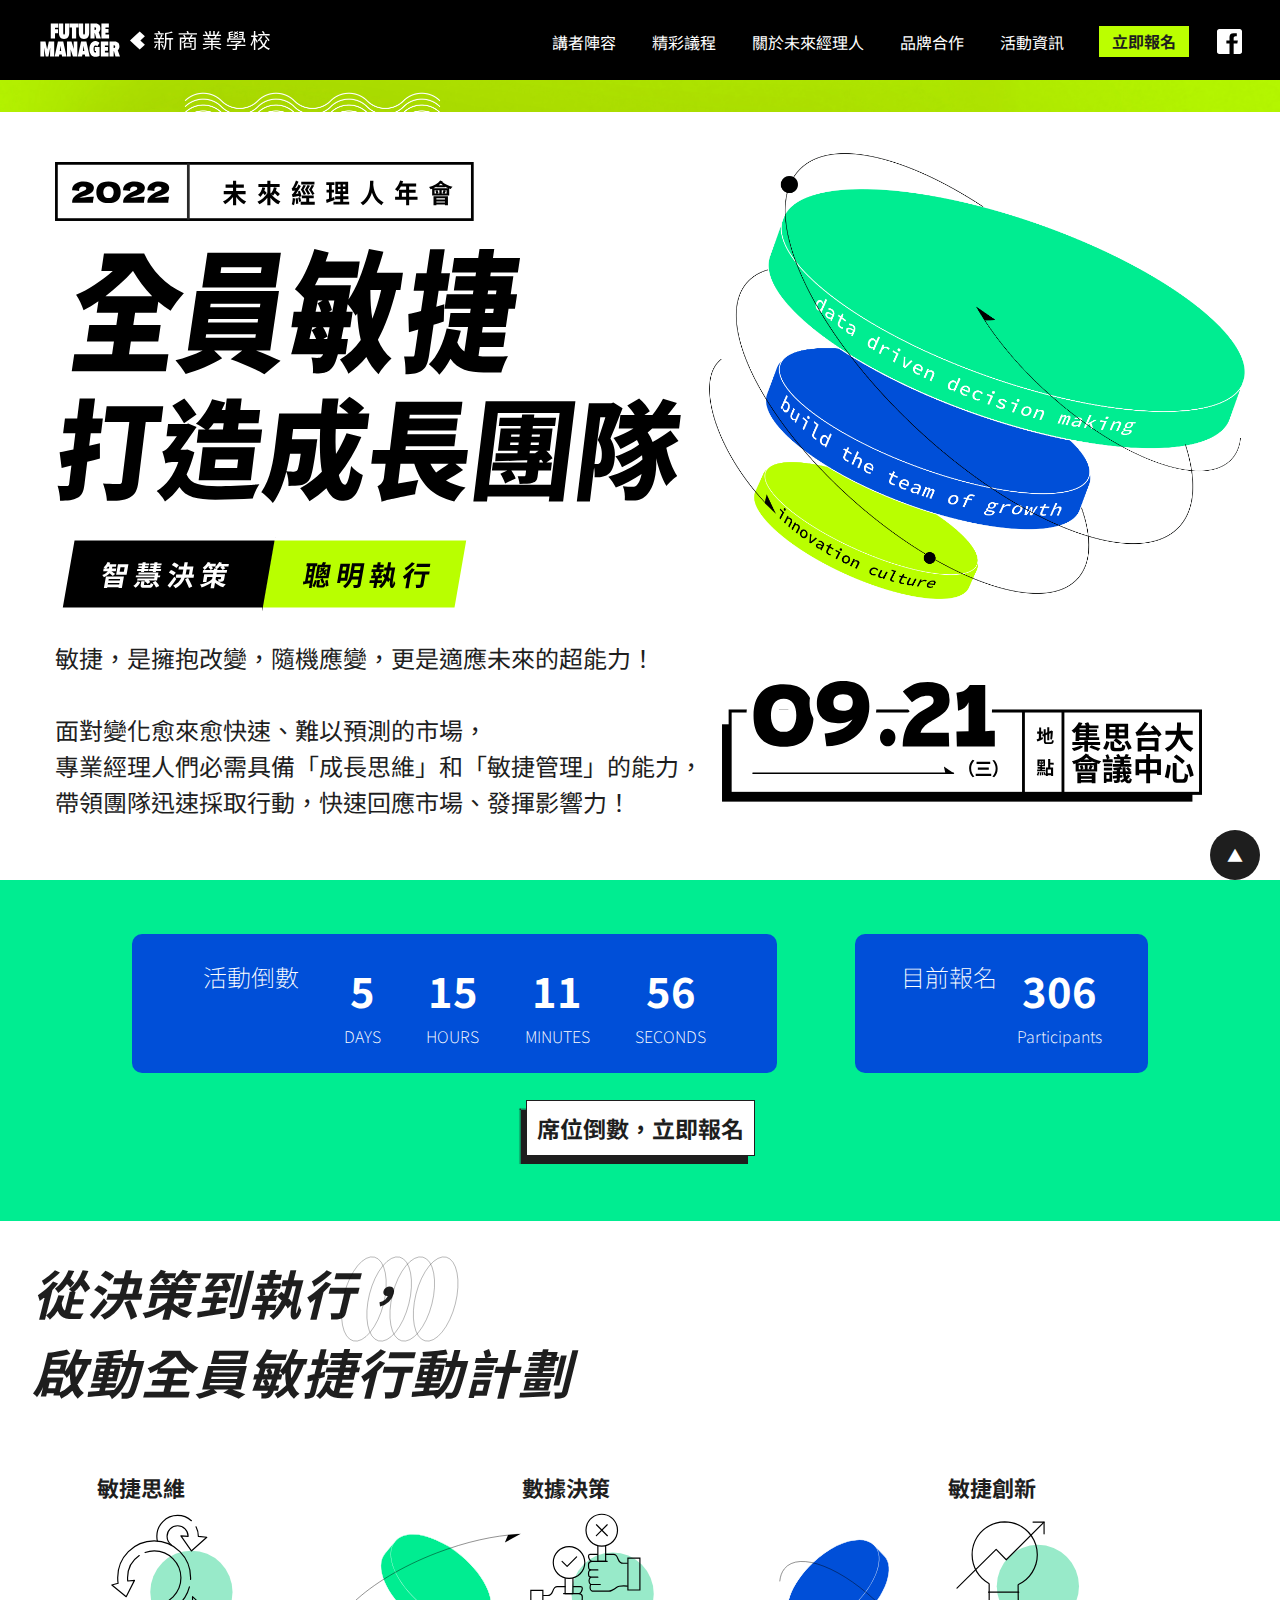
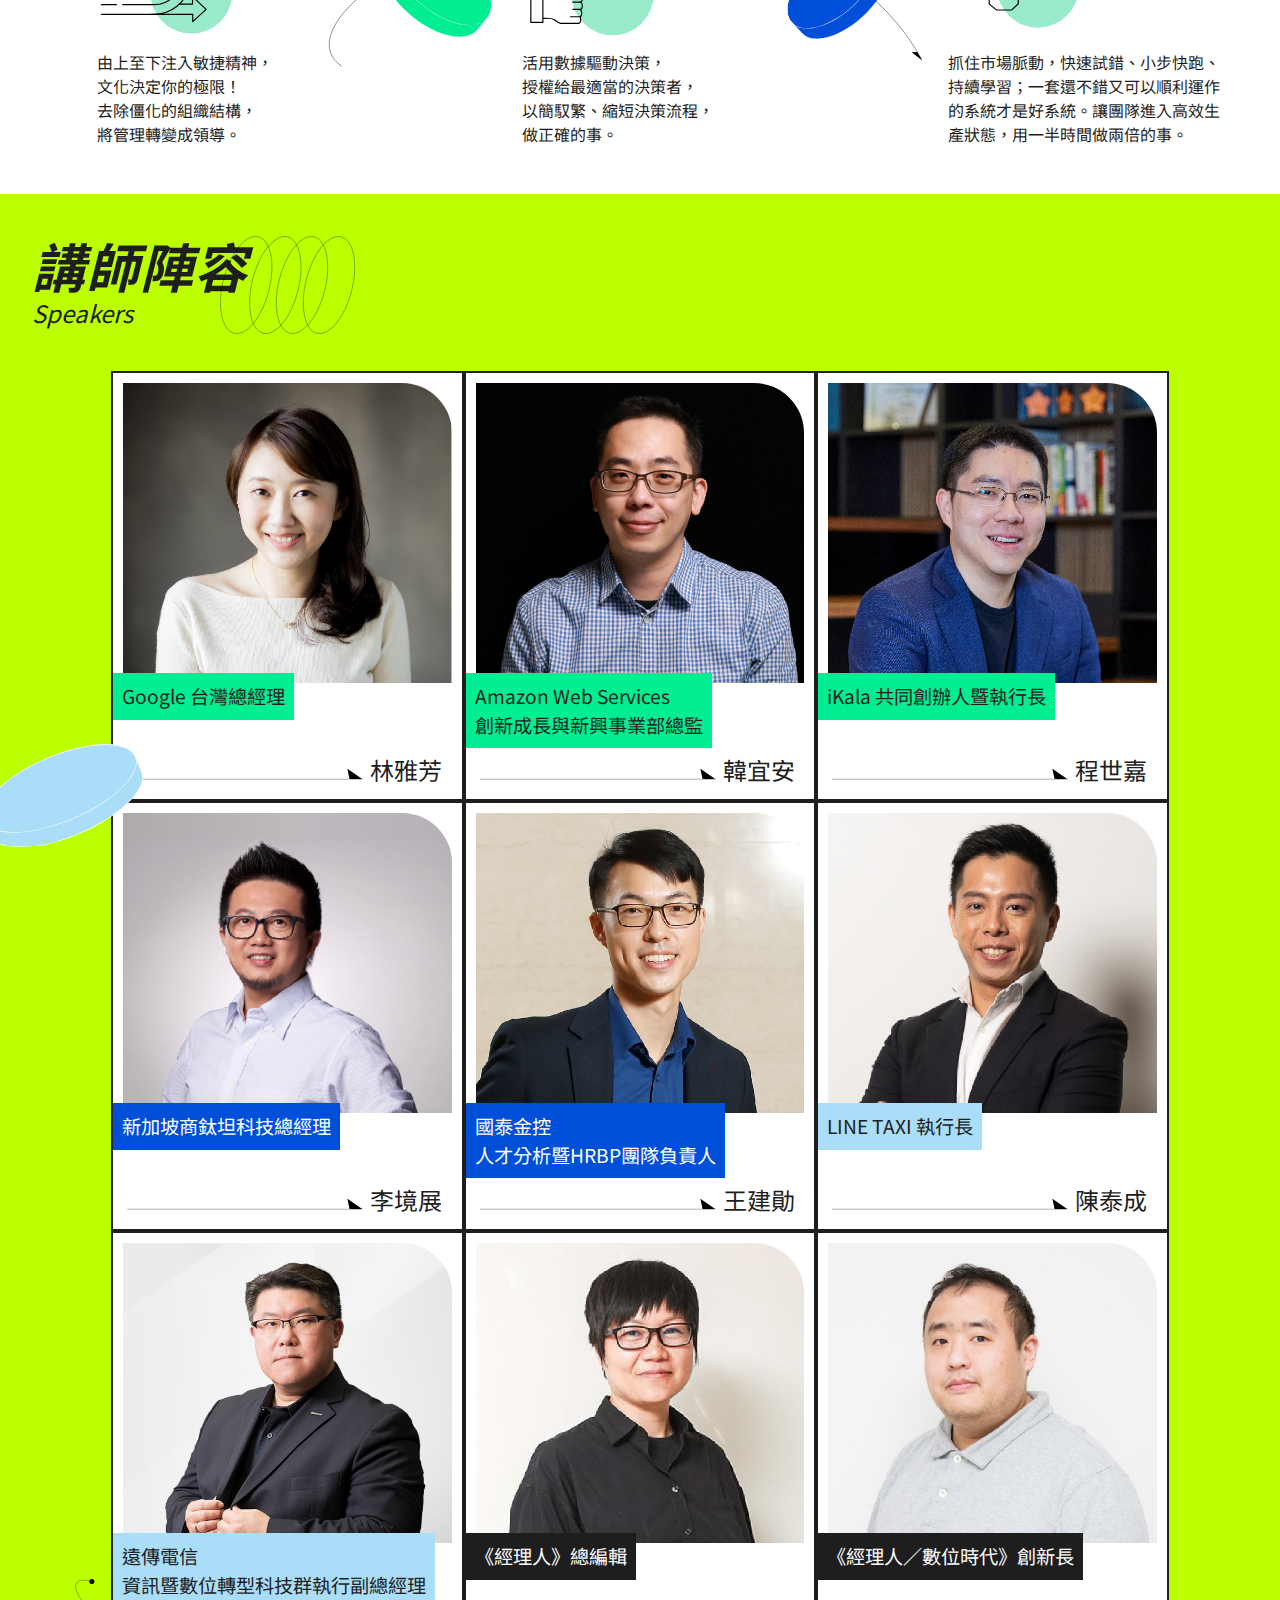
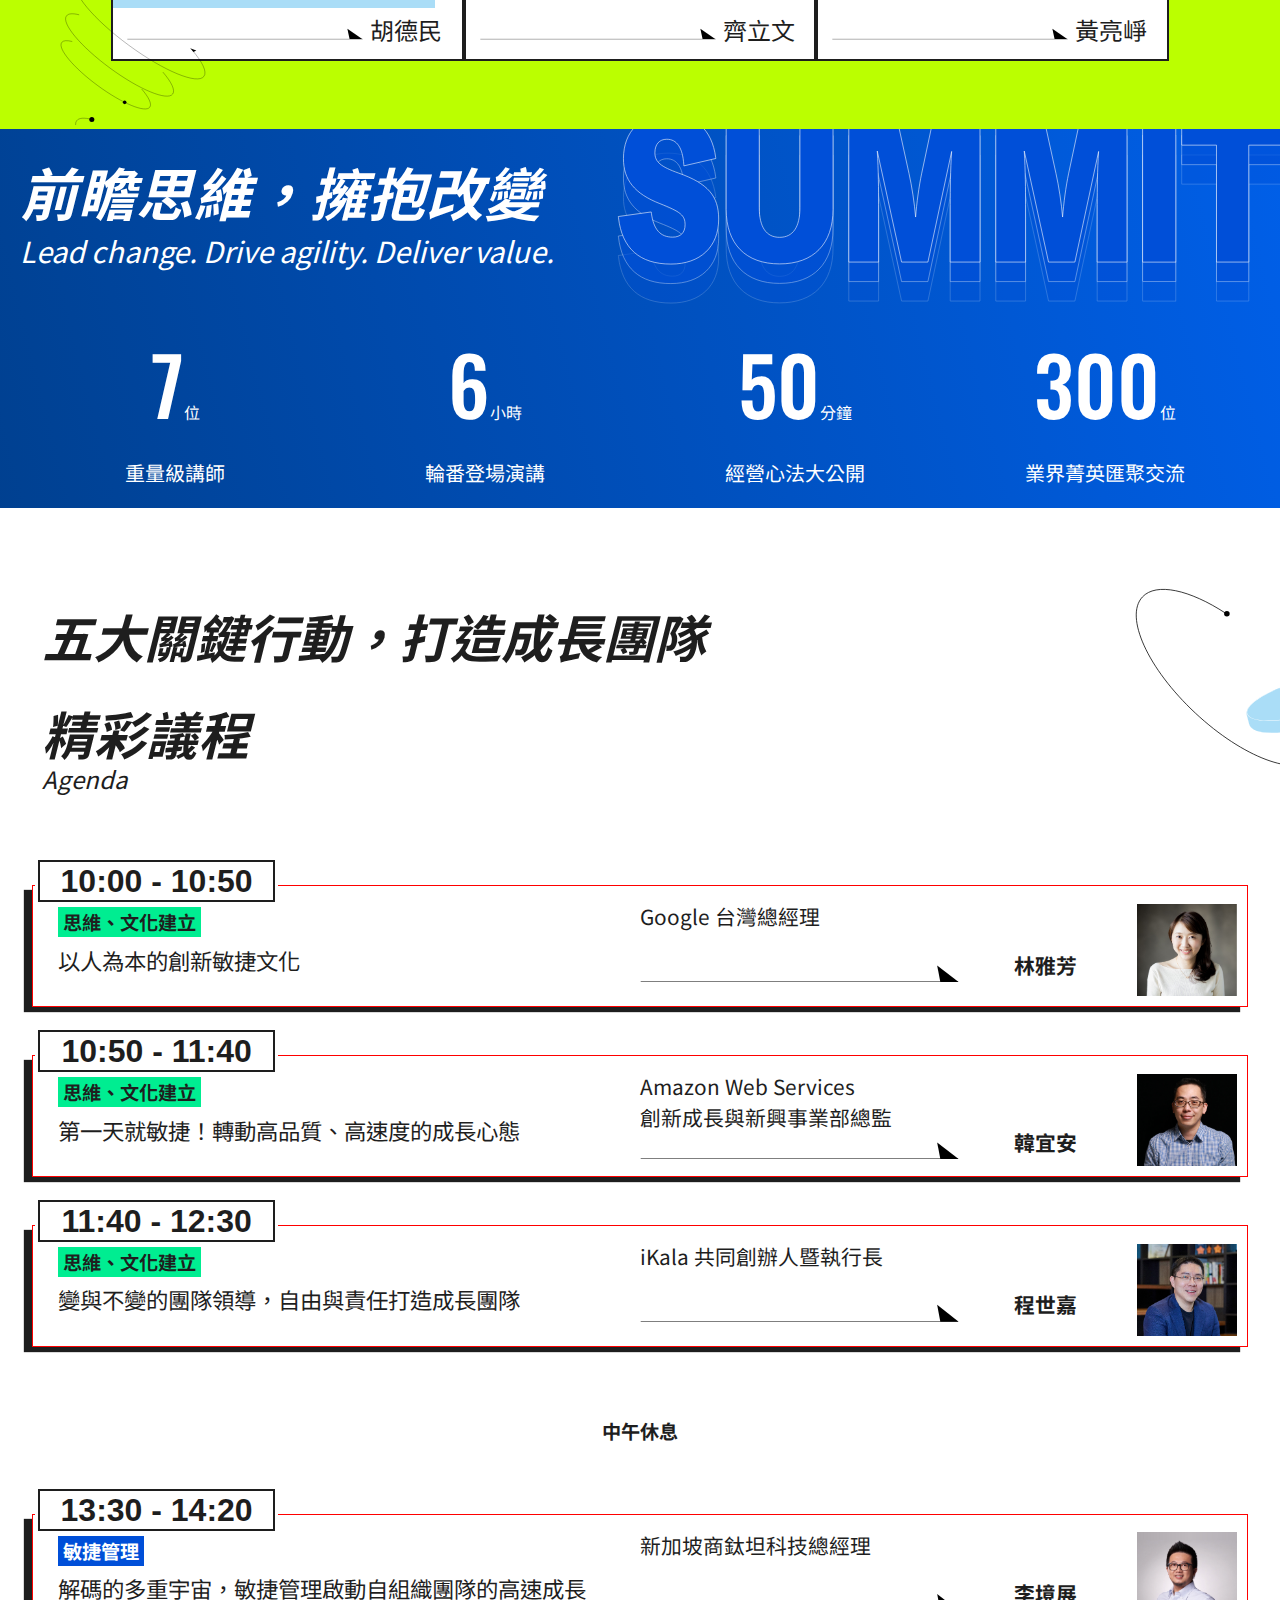
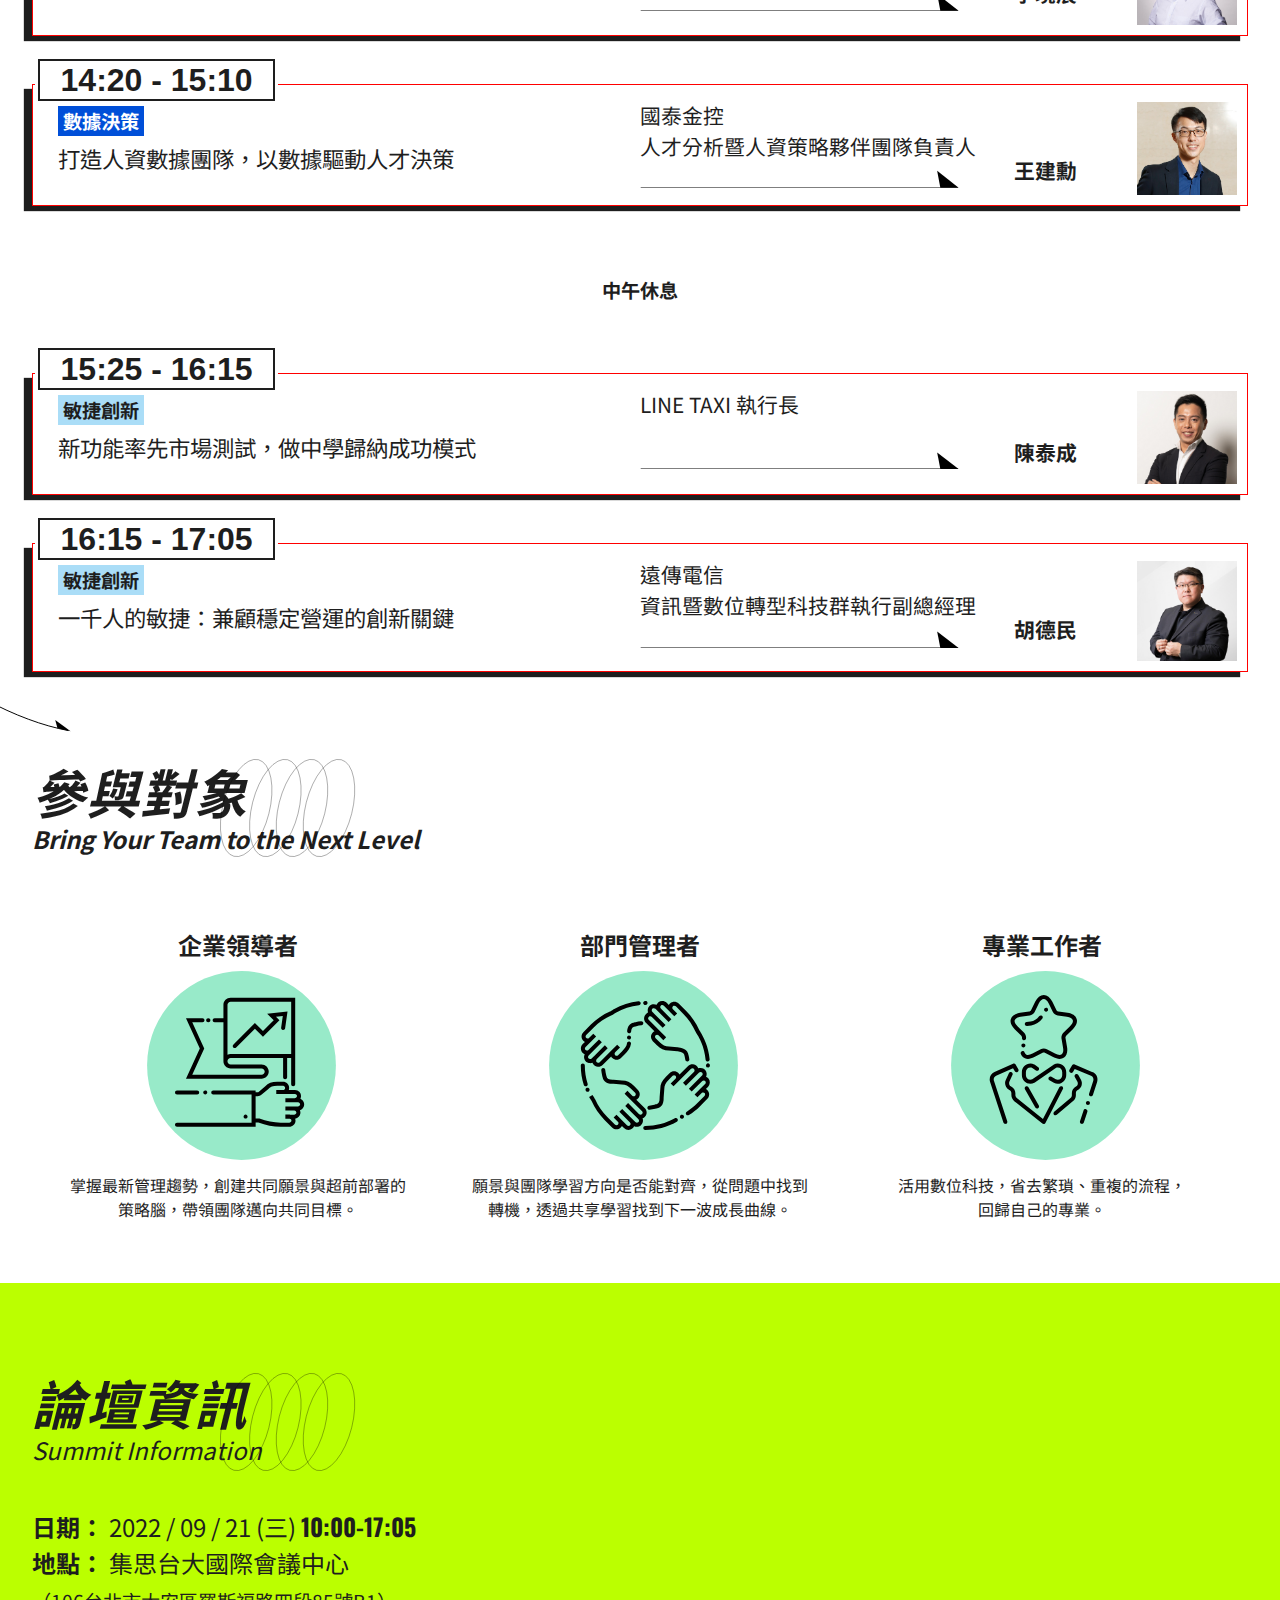
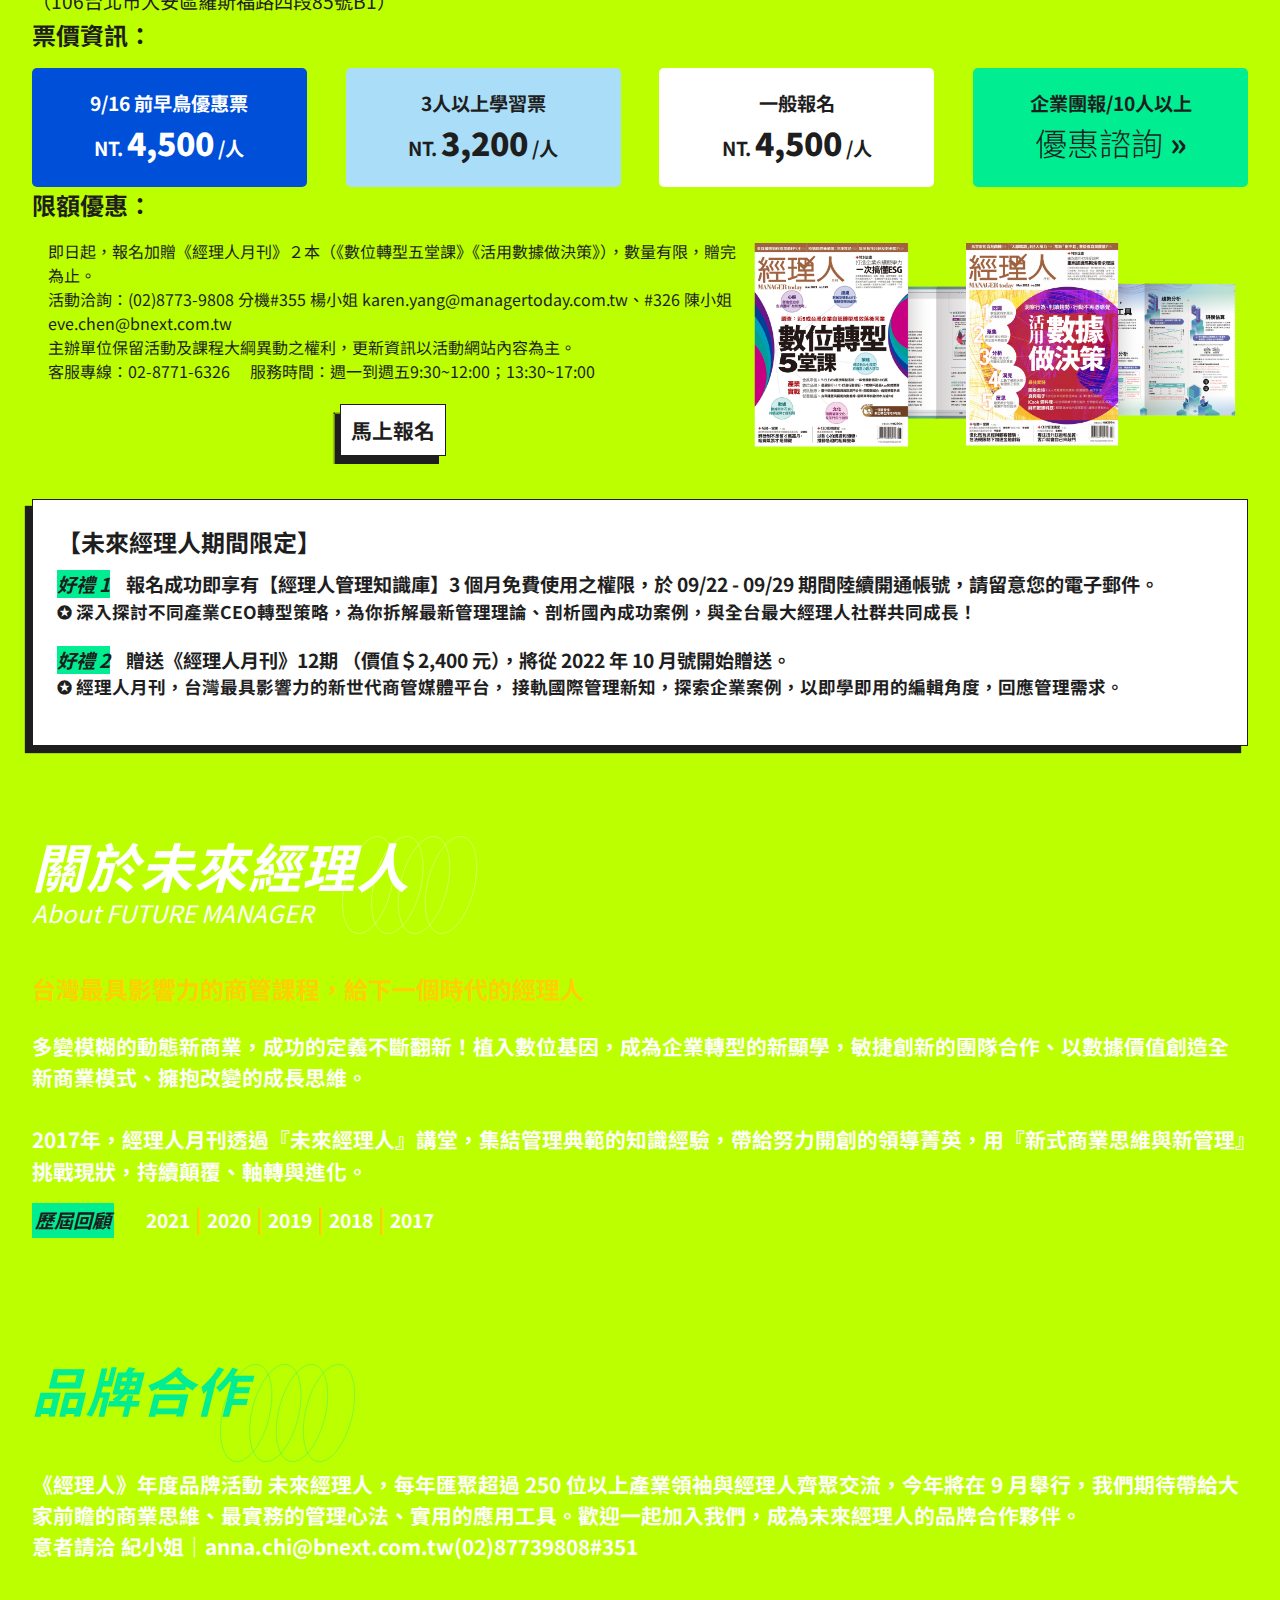
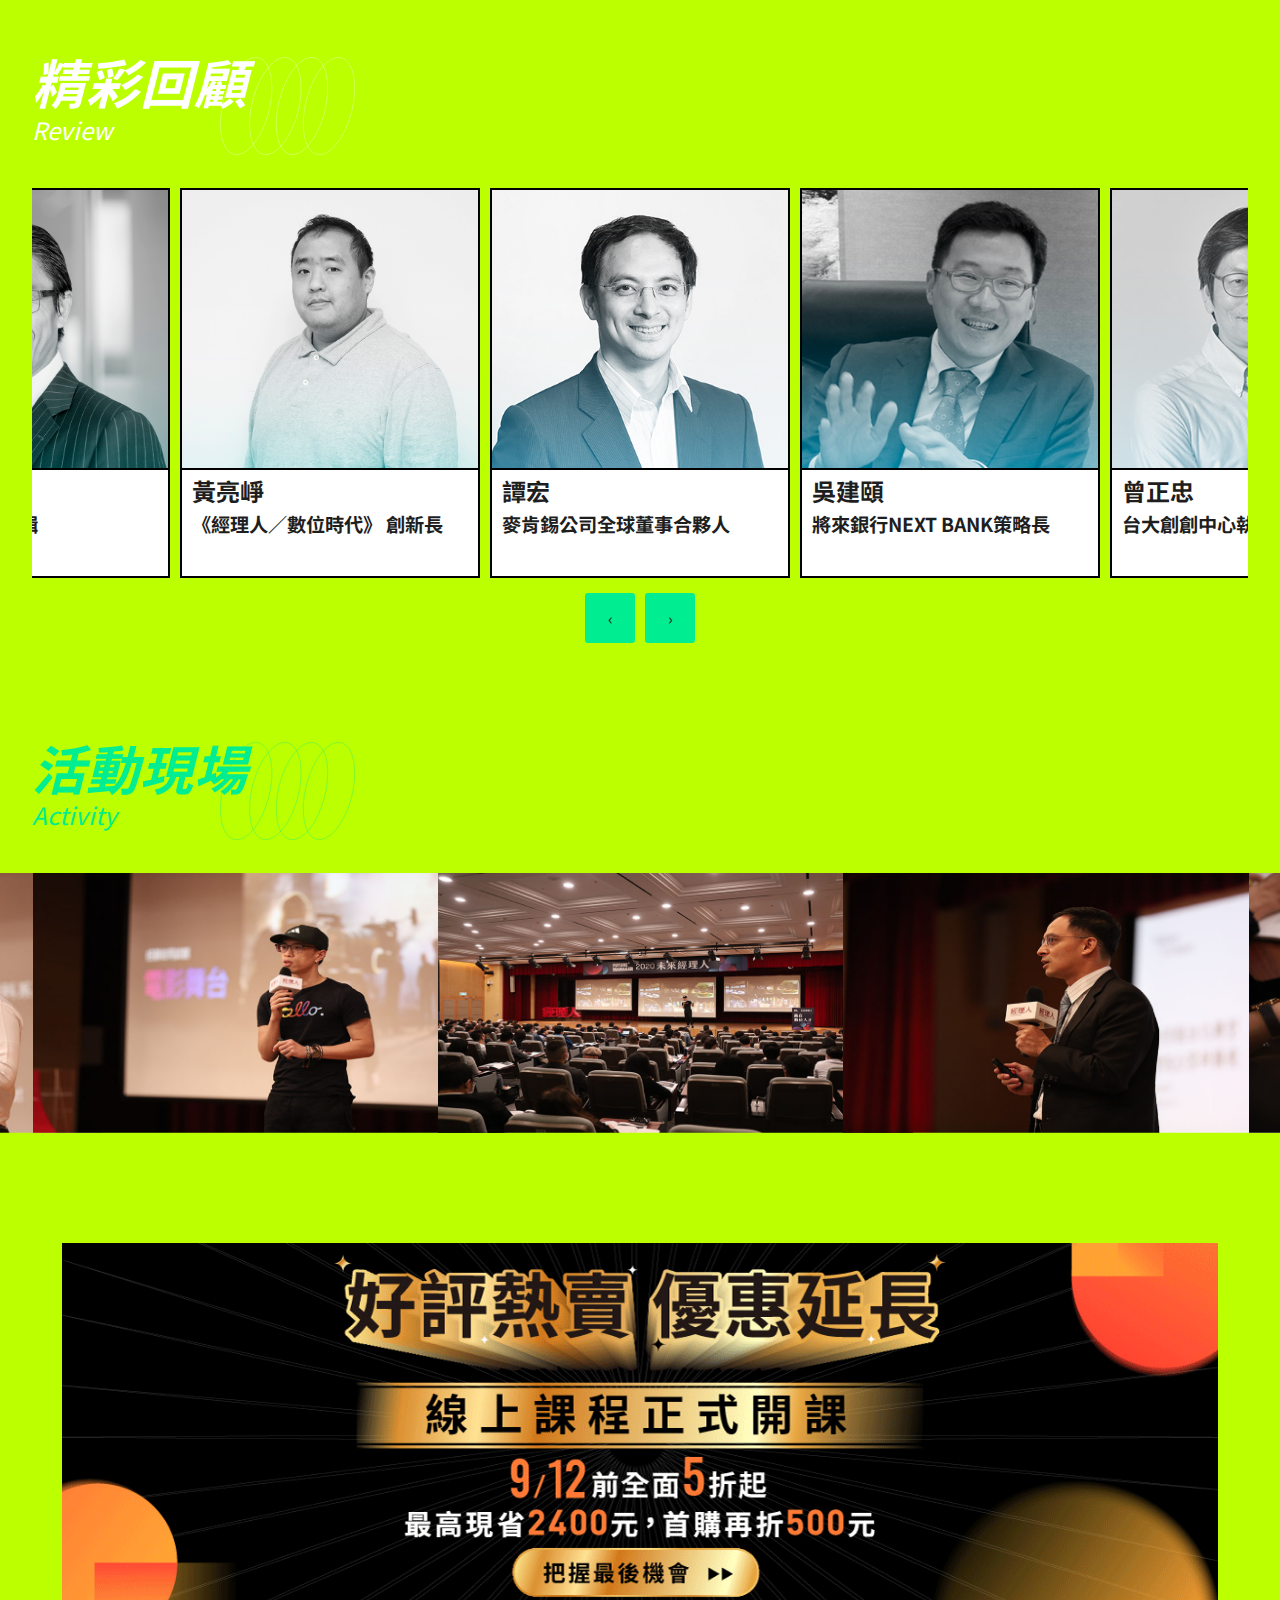
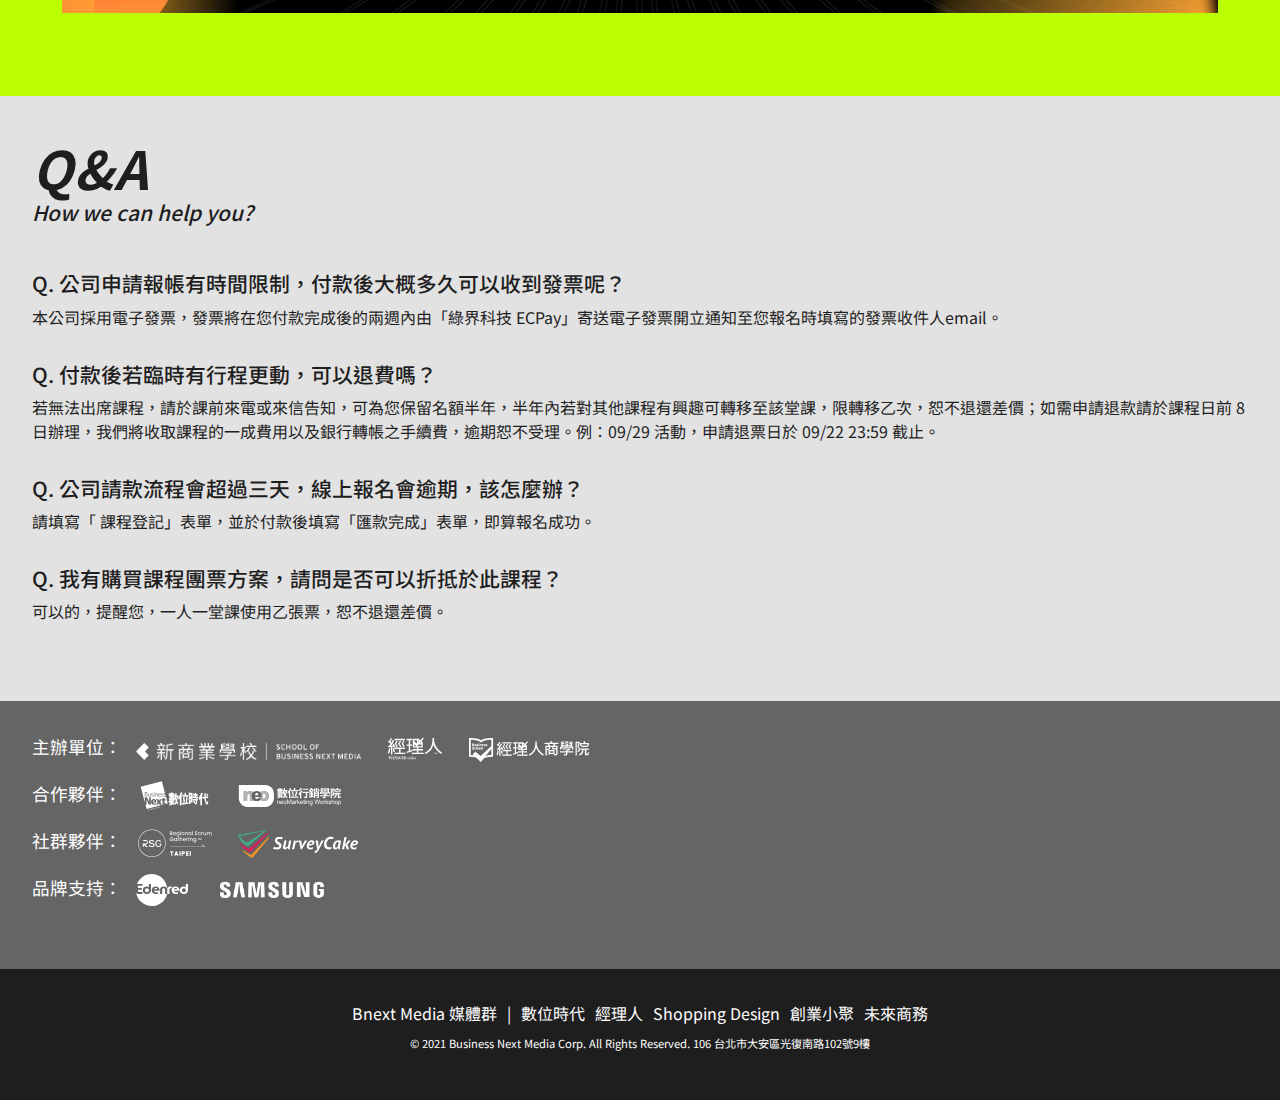
<file: index.html>
<!DOCTYPE html>
<html lang="en">
<head>
    <meta charset="UTF-8">
    <meta http-equiv="X-UA-Compatible" content="IE=edge">
    <meta name="viewport" content="width=device-width, initial-scale=1.0">
    <title>主網頁</title>

    <!--使用owl carousel------官方說css要在js之前-->
    <link rel="stylesheet" href="./OwlCarousel/dist/assets/owl.carousel.min.css">
    <link rel="stylesheet" href="./OwlCarousel/dist/assets/owl.theme.default.min.css">
    <!--先載入jquery，再載入owl.carousel-->
    <script src="./Jquery_compressed.js"></script>
    <script src="./OwlCarousel/dist/owl.carousel.min.js"></script>
    <!--載入google字形-->
    <link rel="preconnect" href="https://fonts.googleapis.com"> 
    <link rel="preconnect" href="https://fonts.gstatic.com" crossorigin>
    <link href="https://fonts.googleapis.com/css2?family=Noto+Sans+TC:wght@100;300;400;500;700;900&family=Oswald:wght@200;300;400;500;600;700&display=swap" rel="stylesheet">
    <!--我的css-->
    <link rel="stylesheet" href="./cssreset.css">
    <link rel="stylesheet" href="./style.css"> <!--相對路徑同資料夾不用dot-->
</head>
<body>
    <nav id="nav" class="nav nav-flex"><!--用flex讓長寬能變形-->
        <div class="logo-container-box-flex"> 
            <a class="nav-logo-a"href=""> <!--擴大點擊範圍實際為方形-->
                <img src="./images/fm.svg" alt="" class="fm-img">
            </a>
            <a class="nav-logo-a" href="">
                <img src="./images/SchoolofBNEXT-02.svg" alt="" class="bnext-img">
            </a>
        </div>
        <div class="ul-link-wrapper-flex">
            <ul class="link-container-flex">
                <li class="link">
                    <a href="">講者陣容</a>
                </li>
                <li class="link">
                    <a href="">精彩議程</a>
                </li>
                <li class="link">
                    <a href="">關於未來經理人</a>
                </li>
                <li class="link">
                    <a href="">品牌合作</a>
                </li>
                <li class="link">
                    <a href="">活動資訊</a>
                </li>
                <li class="link-main-container">
                    <a href="" id="nav-link-main">立即報名</a>
                </li>
                <li class="link-fb-btn">
                    <a href=""><img src="./images/FBshare.svg" alt="" class="link-fb-logo"></a>
                </li>
            </ul>

        </div>
    </nav>
    <section id="mainvision">
        <div class="container s1-wrapper">
                <div class="content-container-flex">
                    <div class="content-left">
                        <img class="content-left-pop" src="./images/s1-bg_01.svg" alt="">
                        <img class="content-left-slogan"src="./images/s1-bg_02.svg" alt="">
                        <img class="content-left-pop" src="./images/s1-bg_03.svg" alt="">
                        <p><bold>敏捷，是擁抱改變，隨機應變，更是適應未來的超能力！</bold>
                            <br>
                            <br>
                            面對變化愈來愈快速、難以預測的市場，
                            <br>
                            專業經理人們必需具備「成長思維」和「敏捷管理」的能力，
                            <br>
                            帶領團隊迅速採取⾏動，快速回應市場、發揮影響⼒！
                        </p>
                    </div>
                    <div class="content-right-flex">
                        <img id="mainvision-img"src="./images/s1-bg_right.gif" alt="">
                        <img class="content-right-side-img"src="./images/btn_date2.svg" alt="">
                    </div>
                </div>
        </div>
    </section> 
    <!--section.forumtimer>.container>.row>h5+font>form.numbers>(div>(div+p))*4-->
    <section id="forumtimer">
        <div class="container">
            <div class="row-flex">
                <div class="counter-left"> <!--沒有後端，所以不使用form；元網站使用form-->
                    <div class="numbers-wrap-flex">
                        <div>
                        <h5>活動倒數</h5>
                        </div>
                        <div class="numbers numbers-days">
                            <div>5</div>
                            <p>DAYS</p>
                        </div>
                        <div class="numbers numbers-hours">
                            <div>15</div>
                            <p>HOURS</p>
                        </div>
                        <div class="numbers numbers-minutes">
                            <div>11</div>
                            <p>MINUTES</p>
                        </div>
                        <div class="numbers numbers-seconds">
                            <div>56</div>
                            <p>SECONDS</p>
                        </div>
                    </div>
                </div>
                <div class="counter-right"> 
                    <h5>目前報名</h5>
                    <div class="numbers numbers-participants">
                        <div>306</div>
                        <p>Participants</p>
                    </div>
                </div>
                <div class="btn-align-center">
                    <a class="s2-btn" href="">席位倒數，立即報名</a>
                </div>
                
            </div>
        </div>
    </section>
    <section id="info">
        <div class="container">
            <div class="titlebox">
                <h2>從決策到執行，
                    <br>
                    啟動全員敏捷行動計劃
                </h2>
            </div>
            <div class="img-wrapper-flex">
                <div class="img-contanier s3-big">
                    <h3>敏捷思維</h3>
                    <img src="./images/item_2.svg" alt="" class="s3-img">
                    <p>由上至下注入敏捷精神，
                        <br>
                        文化決定你的極限！
                        <br>
                        去除僵化的組織結構，
                        <br>
                        將管理轉變成領導。
                    </p></div>
                <div class="s3-img-contanier s3-small">
                    <img src="./images/item_5.svg" alt="" class="s3-decor"></div>
                <div class="s3-img-contanier s3-big">
                    <h3>數據決策</h3>
                    <img src="./images/item_3.svg" alt="" class="s3-img">
                    <p>活用數據驅動決策，
                        <br>
                        授權給最適當的決策者，
                        <br>
                        以簡馭繁、縮短決策流程，
                        <br>
                        做正確的事。
                    </p></div>
                <div class="s3-img-contanier s3-small">
                    <img src="./images/item_6.svg" alt="" class="s3-decor"></div>
                <div class="s3-img-container s3-big">
                    <h3>敏捷創新</h3>
                    <img src="./images/item_4.svg" alt="" class="s3-img">
                    <p>抓住市場脈動，快速試錯、小步快跑、持續學習；一套還不錯又可以順利運作的系統才是好系統。讓團隊進入高效生產狀態，用一半時間做兩倍的事。
                    </p></div>
            </div> 
        </div>
    </section>
    <section id="teacher">
        <div class="container">
            <div class="titlebox">
                <h2>講師陣容</h2>
                <h3>Speakers</h3>
            </div>
            <div class="card-wrapper-flex">
                <div class="card-container-flex">
                    <div class="omote">
                        <div class="teacher-frame">
                            <img src="./images/teacher011.jpg" alt="" class="teacher-img">
                        </div>
                        <h4>Google 台灣總經理</h4>
                        <!--用flex控制名字和箭頭的比例-->
                        <div class="name-flex">
                            <img class="arrow" src="./images/arrow.svg" alt="">
                            <h5>林雅芳</h5>
                        </div>
                    </div>
                    <div class="inner-flex">
                        <p>管理 Google台灣的銷售與業務開發經營，並積極推廣多元、平等、包容的職場環境與社會文化。她帶領團隊為合作夥伴與客戶提供顧問服務與數位解決方案，協助他們更深入了解產業與消費趨勢，提出策略建議，並達成合作夥伴在台灣與全球各地的業務目標。
                        </p>
                    </div>
                </div>
                <div class="card-container-flex">
                    <div class="omote">
                        <div class="teacher-frame">
                            <img src="./images/teacher012.jpg" alt="" class="teacher-img">
                        </div>
                        <h4>Amazon Web Services<br>創新成長與新興事業部總監</h4>
                        <div class="name-flex">
                            <img class="arrow" src="./images/arrow.svg" alt="">
                            <h5>韓宜安</h5>
                        </div>
                    </div>
                    <div class="inner-flex">
                        <p>歷經7年的AWS洗禮，身為AWS台灣最資深的員工之一，負責帶領過AWS各大小的業務團隊，一路陪著AWS台灣一起成長，對Amazon的文化有深刻的體會，也負責內外部許多文化教育訓練的工作。
                        </p>
                    </div>
                </div>
                <div class="card-container-flex">
                    <div class="omote">
                        <div class="teacher-frame">
                            <img src="./images/teacher018.jpg" alt="" class="teacher-img">
                        </div>
                        <h4>iKala 共同創辦人暨執行長</h4>
                        <div class="name-flex">
                            <img class="arrow" src="./images/arrow.svg" alt="">
                            <h5>程世嘉</h5>
                        </div>
                    </div>
                    <div class="inner-flex">
                        <p>史丹佛大學電腦科學碩士，2015 年潘文淵獎得主，專長人工智慧，帶領 iKala 從 30 人團隊，成長到 160 人的跨國 AI 公司。在擔任Google 軟體工程師期間，致力將機器學習融入多項產品，也是台灣第一位登上 Google I/O 開發者大會的講者。</p>
                    </div>
                </div>
                <div class="card-container-flex">
                    <div class="omote">
                        <div class="teacher-frame">
                            <img src="./images/teacher017-42.jpg" alt="" class="teacher-img">
                        </div>
                        <h4 class="omote-blue">新加坡商鈦坦科技總經理</h4>
                        <div class="name-flex">
                            <img class="arrow" src="./images/arrow.svg" alt="">
                            <h5>李境展</h5>
                        </div>
                    </div>
                    <div class="inner-flex">
                        <p>李境展Tomas，旅居新加坡十餘年，推崇「敏捷思維」，力求將敏捷持續學習精神注入公司文化與組織發展中，現職為新加坡商鈦坦科技總經理並化身為天橋下說書人，積極參與產業、社群與教育活動，期許自己保有「把手弄髒，創造價值」的台式職人精神。
                        </p>
                    </div>
                </div>
                <div class="card-container-flex">
                    <div class="omote">
                        <div class="teacher-frame">
                            <img src="./images/teacher014.jpg" alt="" class="teacher-img">
                        </div>
                        <h4 class="omote-blue">國泰金控<br>人才分析暨HRBP團隊負責人</h4>
                        <div class="name-flex">
                            <img class="arrow" src="./images/arrow.svg" alt="">
                            <h5>王建勛</h5>
                        </div>
                    </div>
                    <div class="inner-flex">
                        <p>王建勛Linus目前任職於國泰金控，帶領人才分析暨人資策略夥伴團隊，推動集團人力資源領域的數位數據轉型，以實現「透過數據驅動人才決策，進而提升員工體驗與運營效率」為願景。他擁有跨領域應用數據分析的經驗，擅長專案規劃、數據分析、人力資源規劃。
                        </p>
                    </div>
                </div>
                <div class="card-container-flex">
                    <div class="omote">
                        <div class="teacher-frame">
                            <img src="./images/teacher013.jpg" alt="" class="teacher-img">
                        </div>
                        <h4 class="omote-cyan">LINE TAXI 執行長</h4>
                        <div class="name-flex">
                            <img class="arrow" src="./images/arrow.svg" alt="">
                            <h5>陳泰成</h5>
                        </div>
                    </div>
                    <div class="inner-flex">
                        <p>陳泰成現任LINE
                            TAXI執行長，同時也是台灣新創團隊TaxiGo的共同創辦人。<span> </span><span> </span>2017年創立TaxiGo，帶領團隊從零到一打造結合LINE聊天機器人的新型態線上叫車平台，致力打造友善的計程車產業環境。2019年與LINE台灣攜手合作LINE
                            TAXI叫車平台，同年更獲LINE台灣正式投資。
                        </p>
                    </div>
                </div>
                <div class="card-container-flex">
                    <div class="omote">
                        <div class="teacher-frame">
                            <img src="./images/teacher019.jpg" alt="" class="teacher-img">
                        </div>
                        <h4 class="omote-cyan">遠傳電信<br>資訊暨數位轉型科技群執行副總經理</h4>
                        <div class="name-flex">
                            <img class="arrow" src="./images/arrow.svg" alt="">
                            <h5>胡德民</h5>
                        </div>
                    </div>
                    <div class="inner-flex">
                        <p>2021年8月加入遠傳電信，擔任資訊暨數位轉型科技群執行副總經理一職，負責企業資訊服務轉型、新一代數位用戶體驗、數位渠道發展以及遠傳「大人物（大數據、人工智慧、物聯網）」戰略的解決方案規劃與實踐。
                        </p>
                    </div>
                </div>
                <div class="card-container-flex">
                    <div class="omote">
                        <div class="teacher-frame">
                            <img src="./images/teacher015.jpg" alt="" class="teacher-img">
                        </div>
                        <h4 class="omote-black">《經理人》總編輯</h4>
                        <div class="name-flex">
                            <img class="arrow" src="./images/arrow.svg" alt="">
                            <h5>齊立文</h5>
                        </div>
                    </div>
                    <div class="inner-flex">
                        <p>經理人月刊》總編輯。台大社會學系畢業，曾任《明日報》國際新聞中心編譯、《哈佛商業評論》中文版主編，譯作有《百辯經濟學》《從創業家到執行長》《生態經濟大未來》。
                        </p>
                    </div>
                </div>                <div class="card-container-flex">
                    <div class="omote">
                        <div class="teacher-frame">
                            <img src="./images/teacher016.jpg" alt="" class="teacher-img">
                        </div>
                        <h4 class="omote-black">《經理人／數位時代》創新長</h4>
                        <div class="name-flex">
                            <img class="arrow" src="./images/arrow.svg" alt="">
                            <h5>黃亮崢</h5>
                        </div>
                    </div>
                    <div class="inner-flex">
                        <p>在數位時代與創業小聚擔任技術主編。邀請、策劃與編輯來自編輯團隊、實習生、自由撰稿人與專欄作家的線上或線下文章，也針對科技、技術、創新與創業議題撰寫專題報導與評論。<br><br>負責聯繫超過100位以上的專欄作家與意見領袖，協助他們提供我們各類平台的線上觀點，同時負責創新創業領域的各類報導，並協助打理創業小聚編輯台的日常運作。
                        </p>
                    </div>
                </div>
            </div>
                    
    </section>
    <section id="mbrcounter">
        <div class="container">
            <div class="titlebox">
                <h2>前瞻思維，擁抱改變</h2>
                <h3>Lead change. Drive agility. Deliver value.</h3>
            </div>
            <div class="maincontainer-flex">
                <div class="contentbox-flex">
                        <div class="numbox-flex">
                            <h4 class="animation">7</h4>
                            <small>位</small>
                        </div>
                        <h5>重量級講師</h5>
                </div>
                <div class="contentbox-flex">
                        <div class="numbox-flex">
                        <h4 class="animation">6</h4>
                        <small>小時</small>
                        </div>
                        <h5>輪番登場演講</h5>
                </div>
                <div class="contentbox-flex">
                        <div class="numbox-flex">
                        <h4 class="animation">50</h4>
                        <small>分鐘</small>
                        </div>
                    <h5>經營心法大公開</h5>
                </div>
                <div class="contentbox-flex">
                        <div class="numbox-flex">
                        <h4 class="animation">300</h4>
                        <small>位</small>
                        </div>
                    <h5>業界菁英匯聚交流</h5>
                </div>
            </div>
        </div>
    </section>
    <section id="agenda">
        <div class="container">
            <h2>五大關鍵行動，打造成長團隊</h2>
            <div class="titlebox">
                <h2>精彩議程</h2>
                <h3>Agenda</h3>
            </div>
            <div class="wrapper">
                <div class="eventscard">
                    <h3 class="eventscard-time">10:00 - 10:50</h3>
                    <div class="eventscard-content-flex"> 
                        <div class="eventscard-content-left"> <!--為甚麼不拆成兩個做flex?-->
                            <h3><span>思維、文化建立</span>
                                <br>
                                以人為本的創新敏捷文化
                            </h3>
                        </div>
                        <div class="eventscard-content-right-flex">
                            <div class="host-title-wrap-flex">
                                <div class="host-title-contanier-flex">
                                    <div class="host-title">Google 台灣總經理</div>
                                </div>
                                <div class="event-hostname-container-flex">
                                    <img src="./images/item-01.svg" alt="" class="arrow">
                                    <div class="hostname">林雅芳</div>
                                </div>
                            </div>
                            <div class="space"></div>
                            <div class="photoframe"><img src="./images/teacher011.jpg" alt=""></div>
                        </div>
                    
                    </div> 
                </div>
                <div class="eventscard">
                    <h3 class="eventscard-time">10:50 - 11:40</h3>
                    <div class="eventscard-content-flex"> 
                        <div class="eventscard-content-left"> 
                            <h3><span>思維、文化建立</span>
                                <br>
                                第一天就敏捷！轉動高品質、高速度的成長心態
                            </h3>
                        </div>
                        <div class="eventscard-content-right-flex">
                            <div class="host-title-wrap-flex">
                                <div class="host-title-contanier-flex">
                                    <div class="host-title-big">Amazon Web Services <br>創新成長與新興事業部總監</div>
                                </div>
                                <div class="event-hostname-container-flex">
                                    <img src="./images/item-01.svg" alt="" class="arrow">
                                    <div class="hostname">韓宜安</div>
                                </div>
                            </div>
                            <div class="space"></div>
                            <div class="photoframe"><img src="./images/teacher012.jpg" alt=""></div>
                        </div>
                    
                    </div> 
                </div> 
                <div class="eventscard">
                    <h3 class="eventscard-time">11:40 - 12:30</h3>
                    <div class="eventscard-content-flex"> 
                        <div class="eventscard-content-left"> 
                            <h3><span>思維、文化建立</span>
                                <br>
                                變與不變的團隊領導，自由與責任打造成長團隊
                            </h3>
                        </div>
                        <div class="eventscard-content-right-flex">
                            <div class="host-title-wrap-flex">
                                <div class="host-title-contanier-flex">
                                    <div class="host-title">iKala 共同創辦人暨執行長</div>
                                </div>
                                <div class="event-hostname-container-flex">
                                    <img src="./images/item-01.svg" alt="" class="arrow">
                                    <div class="hostname">程世嘉</div>
                                </div>
                            </div>
                            <div class="space"></div>
                            <div class="photoframe"><img src="./images/teacher018.jpg" alt=""></div>
                        </div>
                    </div> 
                </div> 
                <div class="rest">中午休息</div>
                <div class="eventscard">
                    <h3 class="eventscard-time">13:30 - 14:20</h3>
                    <div class="eventscard-content-flex"> 
                        <div class="eventscard-content-left"> <!--少數特別改的-->
                            <h3 id="biglesson"><span style="background:#004FD8; color: #fff;">敏捷管理</span>
                                <br>
                                解碼的多重宇宙，敏捷管理啟動自組織團隊的高速成長
                            </h3>
                        </div>
                        <div class="eventscard-content-right-flex">
                            <div class="host-title-wrap-flex">
                                <div class="host-title-contanier-flex">
                                    <div class="host-title">新加坡商鈦坦科技總經理</div>
                                </div>
                                <div class="event-hostname-container-flex">
                                    <img src="./images/item-01.svg" alt="" class="arrow">
                                    <div class="hostname">李境展</div>
                                </div>
                            </div>
                            <div class="space"></div>
                            <div class="photoframe"><img src="./images/teacher017-42.jpg" alt=""></div>
                        </div>
                    </div> 
                </div> 
                <div class="eventscard">
                    <h3 class="eventscard-time">14:20 - 15:10</h3>
                    <div class="eventscard-content-flex"> 
                        <div class="eventscard-content-left"> 
                            <h3><span style="background:#004FD8; color: #fff;">數據決策</span>
                                <br>
                                打造人資數據團隊，以數據驅動人才決策
                            </h3>
                        </div>
                        <div class="eventscard-content-right-flex">
                            <div class="host-title-wrap-flex">
                                <div class="host-title-contanier-flex">
                                    <div class="host-title-big">國泰金控<br>人才分析暨人資策略夥伴團隊負責人</div>
                                </div>
                                <div class="event-hostname-container-flex">
                                    <img src="./images/item-01.svg" alt="" class="arrow">
                                    <div class="hostname">王建勳</div>
                                </div>
                            </div>
                            <div class="space"></div>
                            <div class="photoframe"><img src="./images/teacher014.jpg" alt=""></div>
                        </div>
                    </div> 
                </div> 
                <div class="rest">中午休息</div>
                <div class="eventscard">
                    <h3 class="eventscard-time">15:25  - 16:15</h3>
                    <div class="eventscard-content-flex"> 
                        <div class="eventscard-content-left"> 
                            <h3><span style="background:#AADDF7;">敏捷創新</span>
                                <br>
                                新功能率先市場測試，做中學歸納成功模式
                            </h3>
                        </div>
                        <div class="eventscard-content-right-flex">
                            <div class="host-title-wrap-flex">
                                <div class="host-title-contanier-flex">
                                    <div class="host-title">LINE TAXI 執行長</div>
                                </div>
                                <div class="event-hostname-container-flex">
                                    <img src="./images/item-01.svg" alt="" class="arrow">
                                    <div class="hostname">陳泰成</div>
                                </div>
                            </div>
                            <div class="space"></div>
                            <div class="photoframe"><img src="./images/teacher013.jpg" alt=""></div>
                        </div>
                    </div> 
                </div> 
                <div class="eventscard">
                    <h3 class="eventscard-time">16:15  - 17:05</h3>
                    <div class="eventscard-content-flex"> 
                        <div class="eventscard-content-left"> 
                            <h3><span style="background:#AADDF7;">敏捷創新</span>
                                <br>
                                一千人的敏捷：兼顧穩定營運的創新關鍵
                            </h3>
                        </div>
                        <div class="eventscard-content-right-flex">
                            <div class="host-title-wrap-flex">
                                <div class="host-title-contanier-flex">
                                    <div class="host-title-big">遠傳電信<br>資訊暨數位轉型科技群執行副總經理</div>
                                </div>
                                <div class="event-hostname-container-flex">
                                    <img src="./images/item-01.svg" alt="" class="arrow">
                                    <div class="hostname">胡德民</div>
                                </div>
                            </div>
                            <div class="space"></div>
                            <div class="photoframe"><img src="./images/teacher019.jpg" alt=""></div>
                        </div>
                    </div> 
                </div> 
            </div>   
        </div>
    </section>
    <section id="join">
        <div class="container">
            <div class="titlebox">
                <h2>參與對象
                </h2>
                <h3>Bring Your Team to the Next Level</h3>
            </div>
            <div class="img-wrapper-flex">
                <div class="img-contanier s3-big">
                    <h3>企業領導者</h3>
                    <img src="./images/j_join01.svg" alt="" class="s3-img">
                    <p>掌握最新管理趨勢，創建共同願景與超前部署的策略腦，帶領團隊邁向共同目標。
                    </p></div>
                <div class="s3-img-contanier s3-small"></div>
                <div class="s3-img-contanier s3-big">
                    <h3>部門管理者</h3>
                    <img src="./images/j_join02.svg" alt="" class="s3-img">
                    <p>願景與團隊學習方向是否能對齊，從問題中找到轉機，透過共享學習找到下一波成長曲線。
                    </p></div>
                <div class="s3-img-contanier s3-small"></div>
                <div class="s3-img-container s3-big">
                    <h3>專業工作者</h3>
                    <img src="./images/j_join03.svg" alt="" class="s3-img">
                    <p>活用數位科技，省去繁瑣、重複的流程，<br>回歸自己的專業。
                    </p></div>
            </div> 
        </div>
    </section>
    <section id="address">
        <div class="container">
            <div class="titlebox">
                <h2>論壇資訊
                </h2>
                <h3>Summit Information</h3>
            </div>
            <h5><span class="bold">日期：</span>
                2022 / 09 / 21 (三)
                <span class="date">10:00-17:05</span>
            </h5>
            <h5><span class="bold">地點：</span>
                集思台大國際會議中心
                <br>
                <span class="small">（106台北市大安區羅斯福路四段85號B1）</span>
            </h5>
            <h5 class="bold">票價資訊：</h5>
            <div class="ticket-container-flex"> <!--a要在外還是在內-->
                <a href="" class="ticket t1">
                    <div class="plan">
                        9/16 前早鳥優惠票
                        <br>
                        NT.
                        <span>4,500</span>
                        /人
                    </div>
                <a href="" class="ticket t2">
                    <div class="plan">
                        3人以上學習票
                        <br>
                        NT.
                        <span>3,200</span>
                        /人
                    </div>
                <a href="" class="ticket t3">
                    <div class="plan">
                        一般報名
                        <br>
                        NT.
                        <span>4,500</span>
                        /人
                    </div>
                <a href="" class="ticket t4">
                    <div class="plan">
                        企業團報/10人以上
                        <br>
                        <span class="asksales">優惠諮詢 <span class="entity">&#187;</span></span>
                    </div>
                </a>
            </div>
            <h5 class="bold">限額優惠：</h5>
            <div class="magazine-container-flex">
                <div class="magazine-left">
                    <p>即日起，報名加贈《經理人月刊》２本（《數位轉型五堂課》《活用數據做決策》），數量有限，贈完為止。
                        <br>
                        活動洽詢：(02)8773-9808 分機#355 楊小姐
                        <a class="staff-address" href="">karen.yang@managertoday.com.tw</a>、#326 陳小姐
                        <a class="staff-address" href="">eve.chen@bnext.com.tw</a>
                        <br>
                        主辦單位保留活動及課程大綱異動之權利，更新資訊以活動網站內容為主。
                        <br>
                        客服專線：02-8771-6326　 服務時間：週一到週五9:30~12:00；13:30~17:00
                    </p>
                    <div class="magazine-button"><!--a要在外還是在內→是為了把按鈕置中?-->
                        <a href="">馬上報名</a>
                    </div>  
                </div>
                <img src="./images/magzine.png" alt="" class="magazine-picture">
            </div>
            <div class="supersale">
                <h3>【未來經理人期間限定】</h3>
                <h5><span class="green">好禮 1</span>報名成功即享有【經理人管理知識庫】3 個月免費使用之權限，於 09/22 - 09/29 期間陸續開通帳號，請留意您的電子郵件。
                <p>✪ 深入探討不同產業CEO轉型策略，為你拆解最新管理理論、剖析國內成功案例，與全台最大經理人社群共同成長！</p>
                </h5>
                <h5><span class="green">好禮 2</span>贈送《經理人月刊》12期 （價值＄2,400 元），將從 2022 年 10 月號開始贈送。
                <p>✪ 經理人月刊，台灣最具影響力的新世代商管媒體平台， 接軌國際管理新知，探索企業案例，以即學即用的編輯角度，回應管理需求。</p>
                </h5>
            </div>

        </div>
    </section>
    <section id="about">
        <div class="container first-half-section">
            <div class="titlebox">
                <h2>關於未來經理人</h2>
                <h3>About FUTURE MANAGER</h3>
            </div>
            <div class="text">
                <h5>台灣最具影響力的商管課程，給下一個時代的經理人</h5>
                <br>
                <h6>多變模糊的動態新商業，成功的定義不斷翻新！植入數位基因，成為企業轉型的新顯學，敏捷創新的團隊合作、以數據價值創造全新商業模式、擁抱改變的成長思維。
                <br>
                <br>2017年，經理人月刊透過『未來經理人』講堂，集結管理典範的知識經驗，帶給努力開創的領導菁英，用『新式商業思維與新管理』挑戰現狀，持續顛覆、軸轉與進化。
                </h6>
            </div>
            <div class="row-review">
                <h5><span>歷屆回顧</span><a href="">2021</a> | <a href="">2020</a> | <a href="">2019</a> | <a href="">2018</a> | <a href="">2017</a></h5>
            </div>
        </div>
        <div class="container next-half-section">
            <div class="titlebox">
                <h2>品牌合作</h2>
            </div>
            <div class="text">
                <h6>《經理人》年度品牌活動 未來經理人，每年匯聚超過 250 位以上產業領袖與經理人齊聚交流，今年將在 9 月舉行，我們期待帶給大家前瞻的商業思維、最實務的管理心法、實用的應用工具。歡迎一起加入我們，成為未來經理人的品牌合作夥伴。 
                <br>意者請洽 紀小姐｜<a class="staff-address" href="">anna.chi@bnext.com.tw</a>(02)87739808#351</h6>
            </div>
            <div class="titlebox top-margin">
                <h2 style="color:#fff">精彩回顧</h2>
                <h3>Review</h3>
            </div>
            <!--花了兩小時才成功，我很不會找bug-->
            <div id="owl-one" class="owl-carousel owl-theme">
                <div class="item speaker-card">
                    <div class="speaker-img"><img src="./images/s_01.jpg" alt=""></div>
                    <div class="speaker-name">
                        <h3>譚宏</h3>
                        <h6>麥肯錫公司全球董事合夥人</h6>
                    </div>
                </div>
                <div class="item speaker-card">
                    <div class="speaker-img"><img src="./images/s_02.jpg" alt=""></div>
                    <div class="speaker-name">
                        <h3>吳建頤</h3>
                        <h6>將來銀行NEXT BANK策略長</h6>
                    </div>
                </div>
                <div class="item speaker-card">
                    <div class="speaker-img"><img src="./images/s_03.jpg" alt=""></div>
                    <div class="speaker-name">
                        <h3>曾正忠</h3>
                        <h6>台大創創中心執行長</h6>
                    </div>
                </div>
                <div class="item speaker-card">
                    <div class="speaker-img"><img src="./images/s_04.jpg" alt=""></div>
                    <div class="speaker-name">
                        <h3>李聖珉</h3>
                        <h6>前遠傳電信策略副總暨財務長/CTPS Lab創辦人</h6>
                    </div>
                </div>
                <div class="item speaker-card">
                    <div class="speaker-img"><img src="./images/s_05.jpg" alt=""></div>
                    <div class="speaker-name">
                        <h3>陳庭寬</h3>
                        <h6>FunNow 執行長</h6>
                    </div>
                </div>
                <div class="item speaker-card">
                    <div class="speaker-img"><img src="./images/s_06.jpg" alt=""></div>
                    <div class="speaker-name">
                        <h3>李健輔</h3>
                        <h6>國泰世華銀行數位銀行部經理</h6>
                    </div>
                </div>
                <div class="item speaker-card">
                    <div class="speaker-img"><img src="./images/s_07.jpg" alt=""></div>
                    <div class="speaker-name">
                        <h3>陳威帆</h3>
                        <h6>Fourdesire 創辦人兼製作人</h6>
                    </div>
                </div>
                <div class="item speaker-card">
                    <div class="speaker-img"><img src="./images/s_08.jpg" alt=""></div>
                    <div class="speaker-name">
                        <h3>徐瑞廷</h3>
                        <h6>BCG 董事總經理暨全球合夥人</h6>
                    </div>
                </div>
                <div class="item speaker-card">
                    <div class="speaker-img"><img src="./images/s_10.jpg" alt=""></div>
                    <div class="speaker-name">
                        <h3>林鑫川</h3>
                        <h6>星展銀行（台灣）總經理</h6>
                    </div>
                </div>
                <div class="item speaker-card">
                    <div class="speaker-img"><img src="./images/s_11.jpg" alt=""></div>
                    <div class="speaker-name">
                        <h3>管其毅</h3>
                        <h6>Data Science Meetup 台灣資料科學社群創辦人</h6>
                    </div>
                </div>
                <div class="item speaker-card">
                    <div class="speaker-img"><img src="./images/s_12.jpg" alt=""></div>
                    <div class="speaker-name">
                        <h3>林大維</h3>
                        <h6>91APP 產品發展 聯合處資深副總</h6>
                    </div>
                </div>
                <div class="item speaker-card">
                    <div class="speaker-img"><img src="./images/s_13.jpg" alt=""></div>
                    <div class="speaker-name">
                        <h3>Laura Flores</h3>
                        <h6>Agoda 資深產品經理</h6>
                    </div>
                </div>
                <div class="item speaker-card">
                    <div class="speaker-img"><img src="./images/s_14.jpg" alt=""></div>
                    <div class="speaker-name">
                        <h3>史孟康</h3>
                        <h6>DDG 方策 品牌顧問創辦人</h6>
                    </div>
                </div>
                <div class="item speaker-card">
                    <div class="speaker-img"><img src="./images/s_15.jpg" alt=""></div>
                    <div class="speaker-name">
                        <h3>齊立文</h3>
                        <h6>《經理人》 總編輯</h6>
                    </div>
                </div>
                <div class="item speaker-card">
                    <div class="speaker-img"><img src="./images/s_16.jpg" alt=""></div>
                    <div class="speaker-name">
                        <h3>黃亮崢</h3>
                        <h6>《經理人／數位時代》 創新長</h6>
                    </div>
                </div>
            </div>
        </div>
        <div class="container extra-section">
            <div class="titlebox">
                <h2 >活動現場</h2>
                <h3>Activity</h3>
            </div>
            <div id="owl-two" class="owl-carousel owl-theme">
                <div class="item" style="width:475px; height: 260px;">
                    <img src="./images/act/a-01.jpg" alt="">
                </div>
                <div class="item" style="width:475px;;height: 260px;">
                    <img src="./images/act/a-02.jpg" alt="">
                </div>
                <div class="item" style="width:475px;height: 260px;">
                    <img src="./images/act/a-03.jpg" alt="">
                </div>
                <div class="item" style="width:475px;height: 260px;">
                    <img src="./images/act/a-04.jpg" alt="">
                </div>
                <div class="item" style="width:475px;height: 260px;">
                    <img src="./images/act/a-05.jpg" alt="">
                </div>
                <div class="item" style="width:475px;height: 260px;">
                    <img src="./images/act/a-06.jpg" alt="">
                </div>
                <div class="item" style="width:475px;height: 260px;">
                    <img src="./images/act/a-07.jpg" alt="">
                </div>
                <div class="item" style="width:475px;height: 260px;">
                    <img src="./images/act/a-08.jpg" alt="">
                </div>
                <div class="item" style="width:475px;height: 260px;">
                    <img src="./images/act/a-09.jpg" alt="">
                </div>
                <div class="item" style="width:475px;height: 260px;">
                    <img src="./images/act/a-10.jpg" alt="">
                </div>
                <div class="item" style="width:475px;height: 260px;">
                    <img src="./images/act/a-11.jpg" alt="">
                </div>
                <div class="item" style="width:475px;height: 260px;">
                    <img src="./images/act/a-12.jpg" alt="">
                </div>
            </div>
        </div>
        <div id="advertisement">
            <div class="container">
                    <a href=""><img src="./images/RWD-Banner-1280x.gif" alt=""></a>
            </div>
        </div>
    </section>
    <section id="qna">
        <div class="container">
            <div class="titlebox">
                <h2>Q&A</h2>
                <h3>How we can help you?</h3>
            </div>
            <h3>Q. 公司申請報帳有時間限制，付款後大概多久可以收到發票呢？</h3>
            <p>本公司採用電子發票，發票將在您付款完成後的兩週內由「綠界科技 ECPay」寄送電子發票開立通知至您報名時填寫的發票收件人email。</p>
            <h3>Q. 付款後若臨時有行程更動，可以退費嗎？</h3>
            <p>若無法出席課程，請於課前來電或來信告知，可為您保留名額半年，半年內若對其他課程有興趣可轉移至該堂課，限轉移乙次，恕不退還差價；如需申請退款請於課程日前 8 日辦理，我們將收取課程的一成費用以及銀行轉帳之手續費，逾期恕不受理。例：09/29 活動，申請退票日於 09/22 23:59 截止。</p>
            <h3>Q. 公司請款流程會超過三天，線上報名會逾期，該怎麼辦？</h3>
            <p>請填寫「 課程登記」表單，並於付款後填寫「匯款完成」表單，即算報名成功。</p>
            <h3>Q. 我有購買課程團票方案，請問是否可以折抵於此課程？</h3>
            <p>可以的，提醒您，一人一堂課使用乙張票，恕不退還差價。</p>
        </div>
    </section>
    <section id="cooperation">
    <div class="container">
        <!--用控制寬高其中一方的方式控制svg-->
        <h6> 主辦單位：
            <a href=""><img class="big" src="./images/SchoolofBNEXT-01.png" alt=""></a>
            <a href=""><img src="./images/mt_logo-01.svg" alt=""></a>
            <a href=""><img src="./images/mtschool.svg" alt=""></a>
        </h6>
        <h6>合作夥伴：
            <a href=""><img src="./images/bn_logo-01.svg" alt=""></a>
            <a href=""><img src="./images/bn_c_logo-01.svg" alt=""></a>
        </h6>
        <h6>社群夥伴： 
            <a href=""><img src="./images/RSG-logo.svg" alt=""></a>
            <a href=""><img src="./images/surveycake-2.svg" alt=""></a>
        </h6>
        <h6>品牌支持： 
            <a href=""><img src="./images/Edenred-logo.svg" alt=""></a>
            <a href=""><img src="./images/Samsung_Orig_Wordmark_WHITE_RGB.png" alt=""></a>
        </h6>
    </div>
    </section>
    <footer id="footer">
        <!--用li方便每個詞，方便控制padding margin-->
        <div class="container">
        <ul class="footer-li-flex">
            <li>Bnext Media 媒體群</li>
            <li>|</li>
            <li><a href="">數位時代</a></li>
            <li><a href="">經理人</a></li>
            <li><a href="">Shopping Design</a></li>
            <li><a href="">創業小聚</a></li>
            <li><a href="">未來商務</a></li>
        </ul>
        <h6>© 2021 Business Next Media Corp. All Rights Reserved. 106 台北市大安區光復南路102號9樓</h6>
        </div>
    </footer>
    <div id="top-button"><a class="up" href="#mainvision">▲</a></div>
    
    
    
    <!--操縱owl-carousel的js-->
    <script src="./two_owls.js"></script>
</body>
</html>
</file>
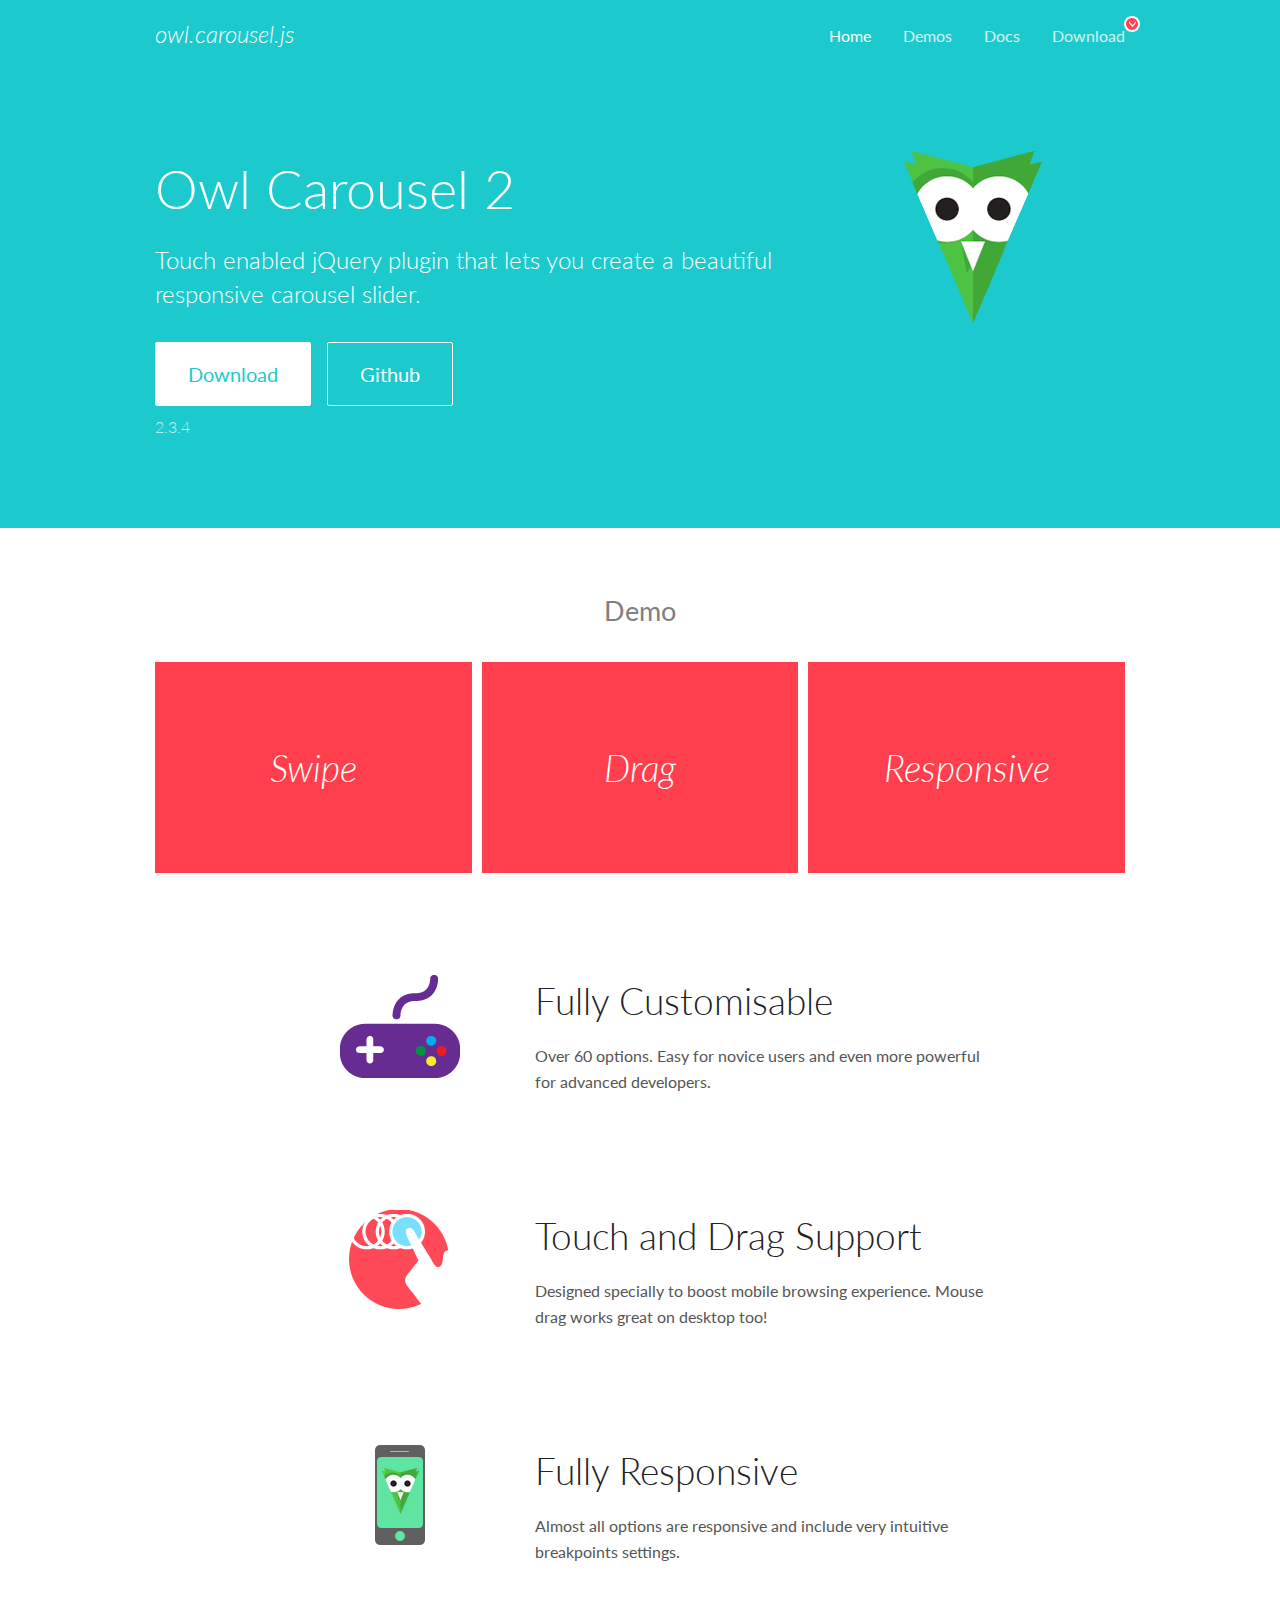
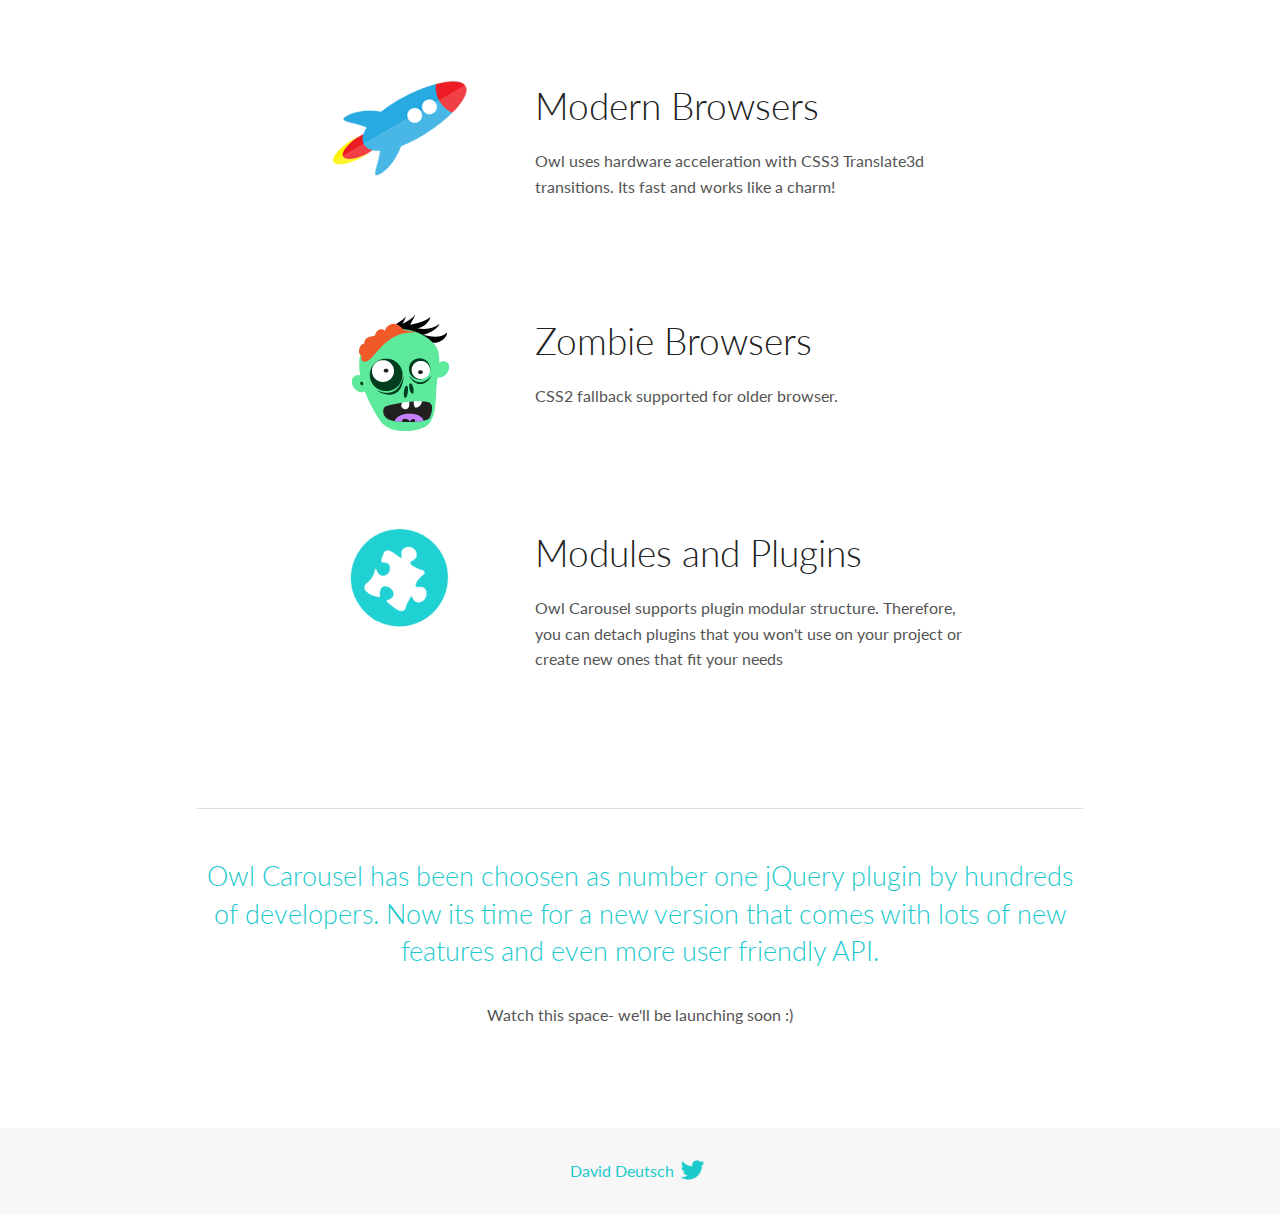
<file: OwlCarousel/docs/index.html>
<!DOCTYPE html>
<html lang="en">
  <head>

    <!-- head -->
    <meta charset="utf-8">
    <meta name="msapplication-tap-highlight" content="no" />
    <meta name="viewport" content="width=device-width, initial-scale=1.0" />
    <meta name="description" content="Touch enabled jQuery plugin that lets you create beautiful responsive carousel slider.">
    <meta name="author" content="David Deutsch">
    <title>
      Home | Owl Carousel | 2.3.4
    </title>

    <!-- Stylesheets -->
    <link href='https://fonts.googleapis.com/css?family=Lato:300,400,700,400italic,300italic' rel='stylesheet' type='text/css'>
    <link rel="stylesheet" href="assets/css/docs.theme.min.css">

    <!-- Owl Stylesheets -->
    <link rel="stylesheet" href="assets/owlcarousel/assets/owl.carousel.min.css">
    <link rel="stylesheet" href="assets/owlcarousel/assets/owl.theme.default.min.css">

    <!-- HTML5 shim and Respond.js IE8 support of HTML5 elements and media queries -->

    <!--[if lt IE 9]>
      <script src="https://oss.maxcdn.com/libs/html5shiv/3.7.0/html5shiv.js"></script>
      <script src="https://oss.maxcdn.com/libs/respond.js/1.3.0/respond.min.js"></script>
    <![endif]-->

    <!-- Favicons -->
    <link rel="apple-touch-icon-precomposed" sizes="144x144" href="assets/ico/apple-touch-icon-144-precomposed.png">
    <link rel="shortcut icon" href="assets/ico/favicon.png">
    <link rel="shortcut icon" href="favicon.ico">

    <!-- Yeah i know js should not be in header. Its required for demos.-->

    <!-- javascript -->
    <script src="assets/vendors/jquery.min.js"></script>
    <script src="assets/owlcarousel/owl.carousel.js"></script>
  </head>
  <body>

    <!-- header -->
    <header class="header">
      <div class="row">
        <div class="large-12 columns">
          <div class="brand left">
            <h3>
              <a href="/OwlCarousel2/">owl.carousel.js</a> 
            </h3>
          </div>
          <a id="toggle-nav" class="right">
            <span></span> <span></span> <span></span> 
          </a> 
          <div class="nav-bar">
            <ul class="clearfix">
              <li class="active">
                <a href="/OwlCarousel2/index.html">Home</a> 
              </li>
              <li> <a href="/OwlCarousel2/demos/demos.html">Demos</a>  </li>
              <li> <a href="/OwlCarousel2/docs/started-welcome.html">Docs</a>  </li>
              <li>
                <a href="https://github.com/OwlCarousel2/OwlCarousel2/archive/2.3.4.zip">Download</a> 
                <span class="download"></span> 
              </li>
            </ul>
          </div>
        </div>
      </div>
    </header>

    <!-- home panel -->
    <section id="hero">
      <div class="row">
        <div class="large-8 medium-8 columns">
          <h1>Owl Carousel 2</h1>
          <h4>Touch enabled jQuery plugin that lets you create a beautiful responsive carousel slider.</h4>
          <a href="https://github.com/OwlCarousel2/OwlCarousel2/archive/2.3.4.zip" class="hero-button">Download</a> 
          <a href="https://github.com/OwlCarousel2/OwlCarousel2" class="hero-button outline">Github</a> 
          <p>2.3.4</p>
        </div>
        <div class="large-4 medium-4 columns">
          <img class="owl-logo" src="assets/img/owl-logo.png" alt="mr. Owl">
        </div>
      </div>
    </section>

    <!-- body -->
    <div class="home-demo">
      <div class="row">
        <div class="large-12 columns">
          <h3>Demo</h3>
          <div class="owl-carousel">
            <div class="item">
              <h2>Swipe</h2>
            </div>
            <div class="item">
              <h2>Drag</h2>
            </div>
            <div class="item">
              <h2>Responsive</h2>
            </div>
            <div class="item">
              <h2>CSS3</h2>
            </div>
            <div class="item">
              <h2>Fast</h2>
            </div>
            <div class="item">
              <h2>Easy</h2>
            </div>
            <div class="item">
              <h2>Free</h2>
            </div>
            <div class="item">
              <h2>Upgradable</h2>
            </div>
            <div class="item">
              <h2>Tons of options</h2>
            </div>
            <div class="item">
              <h2>Infinity</h2>
            </div>
            <div class="item">
              <h2>Auto Width</h2>
            </div>
          </div>
        </div>
      </div>
    </div>
    <script>
      var owl = $('.owl-carousel');
      owl.owlCarousel({
        margin: 10,
        loop: true,
        responsive: {
          0: {
            items: 1
          },
          600: {
            items: 2
          },
          1000: {
            items: 3
          }
        }
      })
    </script>

    <!-- features -->
    <div id="features">
      <div class="row">
        <div class="small-12 medium-9 small-centered columns">
          <section class="row feature">
            <div class="medium-4 small-12 columns">
              <img src="assets/img/feature-options.png" alt="">
            </div>
            <div class="medium-8 small-12 columns">
              <h2>Fully Customisable</h2>
              <p>Over 60 options. Easy for novice users and even more powerful for advanced developers.</p>
            </div>
          </section>
          <section class="row feature">
            <div class="medium-4 small-12 columns">
              <img src="assets/img/feature-drag.png" alt="">
            </div>
            <div class="medium-8 small-12 columns">
              <h2>Touch and Drag Support</h2>
              <p>Designed specially to boost mobile browsing experience. Mouse drag works great on desktop too!</p>
            </div>
          </section>
          <section class="row feature">
            <div class="medium-4 small-12 columns">
              <img src="assets/img/feature-responsive.png" alt="">
            </div>
            <div class="medium-8 small-12 columns">
              <h2>Fully Responsive</h2>
              <p>Almost all options are responsive and include very intuitive breakpoints settings.</p>
            </div>
          </section>
          <section class="row feature">
            <div class="medium-4 small-12 columns">
              <img src="assets/img/feature-modern.png" alt="">
            </div>
            <div class="medium-8 small-12 columns">
              <h2>Modern Browsers</h2>
              <p>Owl uses hardware acceleration with CSS3 Translate3d transitions. Its fast and works like a charm! </p>
            </div>
          </section>
          <section class="row feature">
            <div class="medium-4 small-12 columns">
              <img src="assets/img/feature-zombie.png" alt="">
            </div>
            <div class="medium-8 small-12 columns">
              <h2>Zombie Browsers</h2>
              <p>CSS2 fallback supported for older browser.</p>
            </div>
          </section>
          <section class="row feature">
            <div class="medium-4 small-12 columns">
              <img src="assets/img/feature-module.png" alt="">
            </div>
            <div class="medium-8 small-12 columns">
              <h2>Modules and Plugins</h2>
              <p>Owl Carousel supports plugin modular structure. Therefore, you can detach plugins that you won&#x27;t use on your project or create new ones that fit your needs</p>
            </div>
          </section>
        </div>
      </div>
    </div>

    <!-- footer -->
    <section id="teaser-text">
      <div class="row">
        <div class="small-12 medium-11 small-centered columns">
          <hr>
          <h3 id="owl-carousel-has-been-choosen-as-number-one-jquery-plugin-by-hundreds-of-developers-now-its-time-for-a-new-version-that-comes-with-lots-of-new-features-and-even-more-user-friendly-api-">Owl Carousel has been choosen as number one jQuery plugin by hundreds of developers. Now its time for a new version that comes with lots of new features and even more user friendly API.</h3>
          <p>Watch this space- we&#39;ll be launching soon :)</p>
        </div>
      </div>
    </section>

    <!-- footer -->
    <footer class="footer">
      <div class="row">
        <div class="large-12 columns">
          <h5>
            <a href="/OwlCarousel2/docs/support-contact.html">David Deutsch</a> 
            <a id="custom-tweet-button" href="https://twitter.com/share?url=https://github.com/OwlCarousel2/OwlCarousel2&text=Owl Carousel - This is so awesome! " target="_blank"></a> 
          </h5>
        </div>
      </div>
    </footer>

    <!-- vendors -->
    <script src="assets/vendors/highlight.js"></script>
    <script src="assets/js/app.js"></script>
  </body>
</html>
</file>
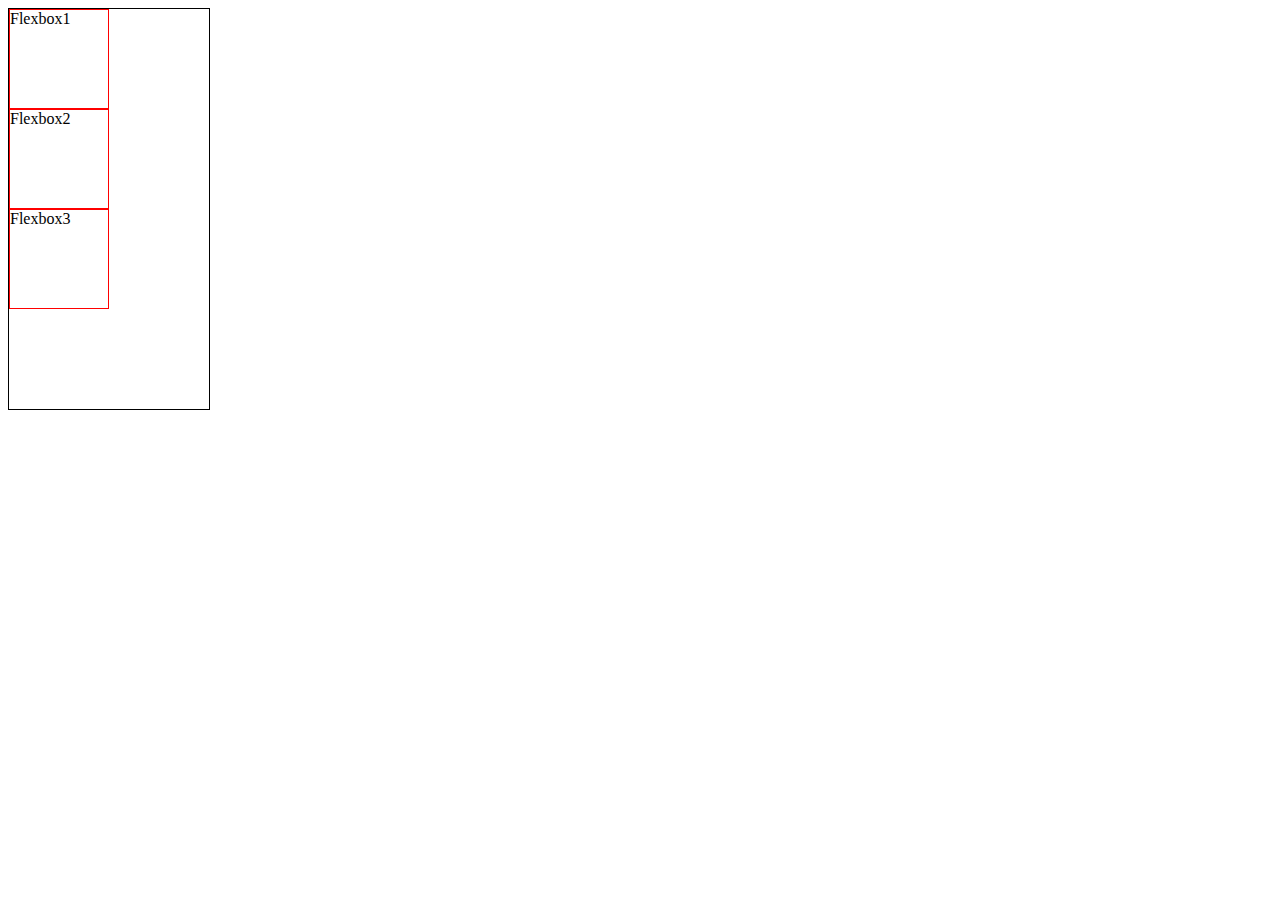
<file: flex_position.html>
<!DOCTYPE html>
<html lang="zh-tw">
<head>
    <meta charset="UTF-8">
    <meta http-equiv="X-UA-Compatible" content="IE=edge">
    <meta name="viewport" content="width=device-width, initial-scale=1.0">
    <title>Flex-Position-Test</title>
    <style>
    .container .box {
        box-sizing: border-box;
    }
    .container {
        width: 200px;
        height: 400px;
        border: 1px solid black;
        display: flex;
        flex-direction: column;
    }
    .box {
        width: 100px;
        height: 100px;
        border:1px solid red;
    }
    </style>
</head>
<body>
    <div class="container">
        <div class="box fbox1">Flexbox1</div>
        <div class="box fbox2">Flexbox2</div>
        <div class="box fbox3">Flexbox3</div>
    </div>
    
</body>
</html>
</file>
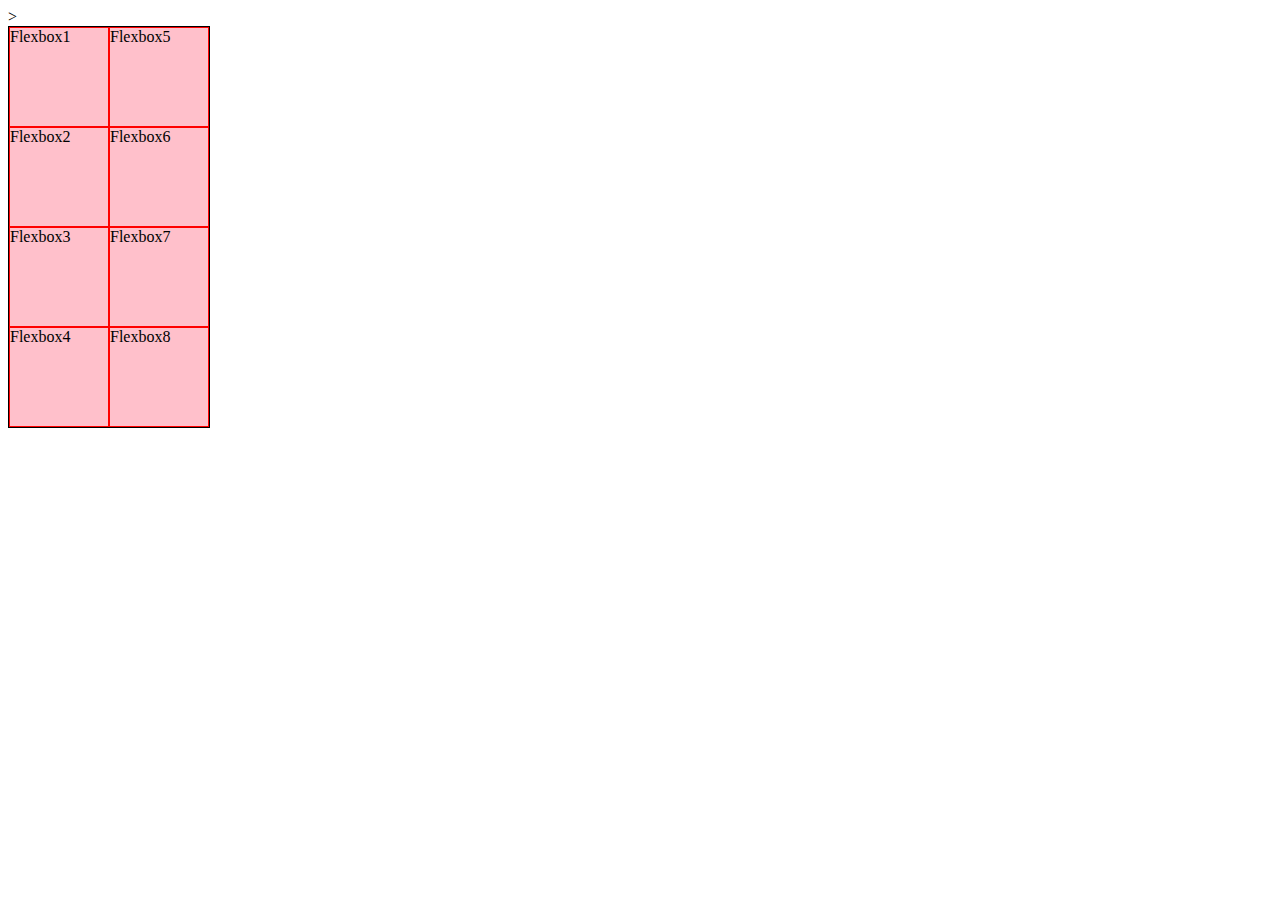
<file: flex_position_test.html>
<!DOCTYPE html>
<html lang="zh-tw">
<head>
    <meta charset="UTF-8">
    <meta http-equiv="X-UA-Compatible" content="IE=edge">
    <meta name="viewport" content="width=device-width, initial-scale=1.0">
    <title>Flex-Position-Test</title>
    <style>
    .container .box {
        box-sizing: border-box;
    }
    .container {
        width: 200px;
        height: 400px;
        border: 1px solid black;
        display: flex;
        flex-wrap: wrap;
        flex-direction: column;
    }
    .box {
        width: 100px;
        height: 100px;
        border:1px solid red;
        background-color: pink;
        position: relative;
    }
    /*用opacity控制突然出現的突兀感*/
    .inner {
        background-color: rgb(60, 255, 0);
        position: absolute;
        height: 100%;
        width: 100%;
        top: 100px;
        transition: .3s;
        visibility: hidden;
        opacity: 0.1;
    }
    .box:hover .inner{
        top:0px;
        visibility: visible;
        opacity: 1;
    }
    </style>
        <!--爆版為什麼?-->>
</head>
<body>
    <div class="container">
        <div class="box fbox1">Flexbox1
            <div class="inner">
                <p>我是測試文章</p>
            </div>
        </div>
        <div class="box fbox1">Flexbox2
            <div class="inner">
                <p>我是測試文章</p>
            </div>
        </div>
        <div class="box fbox1">Flexbox3
            <div class="inner">
                <p>我是測試文章</p>
            </div>
        </div>
        <div class="box fbox1">Flexbox4
            <div class="inner">
                <p>我是測試文章</p>
            </div>
        </div>
        <div class="box fbox1">Flexbox5
            <div class="inner">
                <p>我是測試文章</p>
            </div>
        </div>
        <div class="box fbox1">Flexbox6
            <div class="inner">
                <p>我是測試文章</p>
            </div>
        </div>
        <div class="box fbox1">Flexbox7
            <div class="inner">
                <p>我是測試文章</p>
            </div>
        </div>
        <div class="box fbox1">Flexbox8
            <div class="inner">
                <p>我是測試文章</p>
            </div>
        </div>
    </div>

    
</body>
</html>
</file>
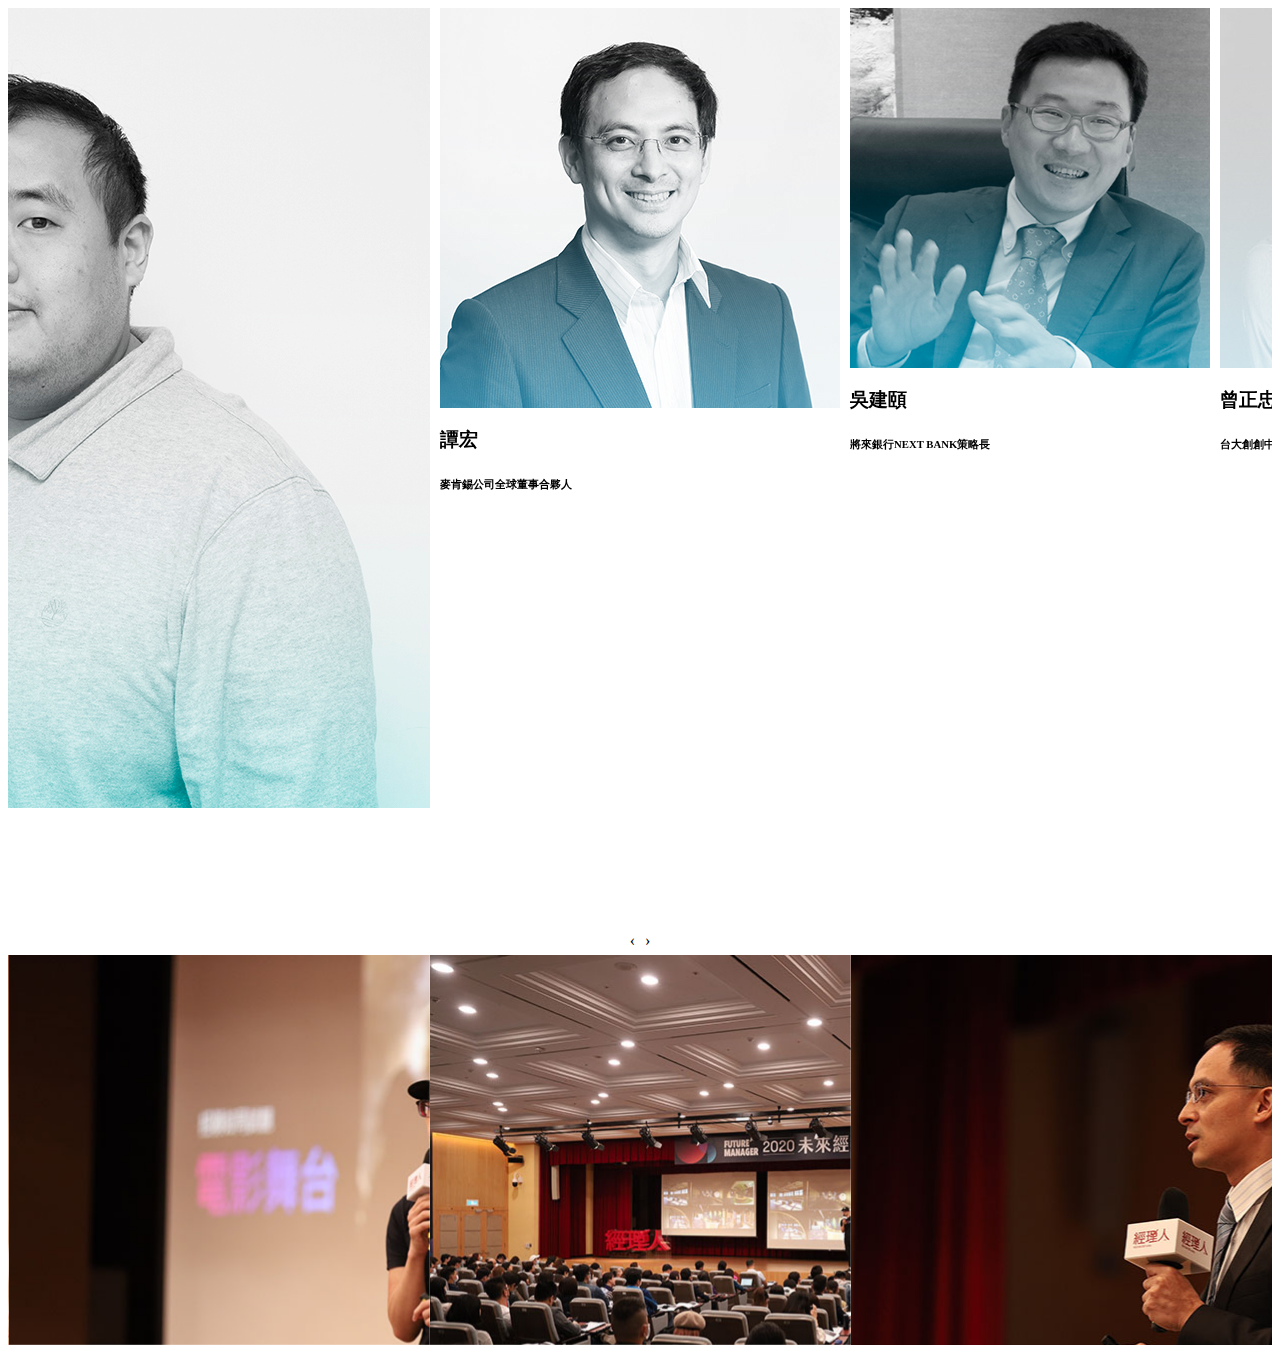
<file: multiple_owl_test.html>
<!DOCTYPE html>
<html lang="en">
<head>
    <meta charset="UTF-8">
    <meta http-equiv="X-UA-Compatible" content="IE=edge">
    <meta name="viewport" content="width=device-width, initial-scale=1.0">
    <title>Multiple Owl Test</title>
      <!--使用owl carousel------官方說css要在js之前-->
      <link rel="stylesheet" href="/OwlCarousel/dist/assets/owl.carousel.min.css">
      <link rel="stylesheet" href="/OwlCarousel/dist/assets/owl.theme.default.min.css">
      <!--先載入jquery，再載入owl.carousel-->
      <script src="/Jquery_compressed.js"></script>
      <script src="/OwlCarousel/dist/owl.carousel.min.js"></script>

      <style>
        #owl-two .item {
            height: 390px;
            width: 100%;
            background-image: url(/images/act/a-01.jpg);
        }
      </style>
</head>
<body>
    <section class="firstowl">
        <div id="owl-one" class="owl-carousel owl-theme">
            <div class="item speaker-card">
                <div class="speaker-img"><img src="/images/s_01.jpg" alt=""></div>
                <div class="speaker-name">
                    <h3>譚宏</h3>
                    <h6>麥肯錫公司全球董事合夥人</h6>
                </div>
            </div>
            <div class="item speaker-card">
                <div class="speaker-img"><img src="/images/s_02.jpg" alt=""></div>
                <div class="speaker-name">
                    <h3>吳建頤</h3>
                    <h6>將來銀行NEXT BANK策略長</h6>
                </div>
            </div>
            <div class="item speaker-card">
                <div class="speaker-img"><img src="/images/s_03.jpg" alt=""></div>
                <div class="speaker-name">
                    <h3>曾正忠</h3>
                    <h6>台大創創中心執行長</h6>
                </div>
            </div>
            <div class="item speaker-card">
                <div class="speaker-img"><img src="/images/s_04.jpg" alt=""></div>
                <div class="speaker-name">
                    <h3>李聖珉</h3>
                    <h6>前遠傳電信策略副總暨財務長/CTPS Lab創辦人</h6>
                </div>
            </div>
            <div class="item speaker-card">
                <div class="speaker-img"><img src="/images/s_05.jpg" alt=""></div>
                <div class="speaker-name">
                    <h3>陳庭寬</h3>
                    <h6>FunNow 執行長</h6>
                </div>
            </div>
            <div class="item speaker-card">
                <div class="speaker-img"><img src="/images/s_06.jpg" alt=""></div>
                <div class="speaker-name">
                    <h3>李健輔</h3>
                    <h6>國泰世華銀行數位銀行部經理</h6>
                </div>
            </div>
            <div class="item speaker-card">
                <div class="speaker-img"><img src="/images/s_07.jpg" alt=""></div>
                <div class="speaker-name">
                    <h3>陳威帆</h3>
                    <h6>Fourdesire 創辦人兼製作人</h6>
                </div>
            </div>
            <div class="item speaker-card">
                <div class="speaker-img"><img src="/images/s_08.jpg" alt=""></div>
                <div class="speaker-name">
                    <h3>徐瑞廷</h3>
                    <h6>BCG 董事總經理暨全球合夥人</h6>
                </div>
            </div>
            <div class="item speaker-card">
                <div class="speaker-img"><img src="/images/s_10.jpg" alt=""></div>
                <div class="speaker-name">
                    <h3>林鑫川</h3>
                    <h6>星展銀行（台灣）總經理</h6>
                </div>
            </div>
            <div class="item speaker-card">
                <div class="speaker-img"><img src="/images/s_11.jpg" alt=""></div>
                <div class="speaker-name">
                    <h3>管其毅</h3>
                    <h6>Data Science Meetup 台灣資料科學社群創辦人</h6>
                </div>
            </div>
            <div class="item speaker-card">
                <div class="speaker-img"><img src="/images/s_12.jpg" alt=""></div>
                <div class="speaker-name">
                    <h3>林大維</h3>
                    <h6>91APP 產品發展 聯合處資深副總</h6>
                </div>
            </div>
            <div class="item speaker-card">
                <div class="speaker-img"><img src="/images/s_13.jpg" alt=""></div>
                <div class="speaker-name">
                    <h3>Laura Flores</h3>
                    <h6>Agoda 資深產品經理</h6>
                </div>
            </div>
            <div class="item speaker-card">
                <div class="speaker-img"><img src="/images/s_14.jpg" alt=""></div>
                <div class="speaker-name">
                    <h3>史孟康</h3>
                    <h6>DDG 方策 品牌顧問創辦人</h6>
                </div>
            </div>
            <div class="item speaker-card">
                <div class="speaker-img"><img src="/images/s_15.jpg" alt=""></div>
                <div class="speaker-name">
                    <h3>齊立文</h3>
                    <h6>《經理人》 總編輯</h6>
                </div>
            </div>
            <div class="item speaker-card">
                <div class="speaker-img"><img src="/images/s_16.jpg" alt=""></div>
                <div class="speaker-name">
                    <h3>黃亮崢</h3>
                    <h6>《經理人／數位時代》 創新長</h6>
                </div>
            </div>
        </div>
    </section>
    <section class="secondowl">
        <div id="owl-two" class="owl-carousel owl-theme">
            <!--行內style有作用-->
            <!--沒有被標上class="item"的div仍占有空間，但卻被設定為hidden-->
                <div class="item" style="background-image:url(./images/act/a-01.jpg);"></div>
                <div class="item" style="background-image:url(./images/act/a-02.jpg);"></div>
                <div class="item" style="background-image:url(./images/act/a-03.jpg);"></div>
                <div class="item" style="background-image:url(./images/act/a-04.jpg);"></div>
                <div class="item" style="background-image:url(./images/act/a-05.jpg);"></div>
                <div class="item" style="background-image:url(./images/act/a-06.jpg);"></div>
                <div class="item" style="background-image:url(./images/act/a-07.jpg);"></div>
                <div class="item" style="background-image:url(./images/act/a-08.jpg);"></div>
                <div class="item" style="background-image:url(./images/act/a-09.jpg);"></div>
                <div class="item" style="background-image:url(./images/act/a-10.jpg);"></div>
                <div class="item" style="background-image:url(./images/act/a-11.jpg);"></div>
                <div class="item" style="background-image:url(./images/act/a-12.jpg);"></div>
        </div>
    </section>






    <script src="two_owls.js"></script>
</body>
</html>
</file>
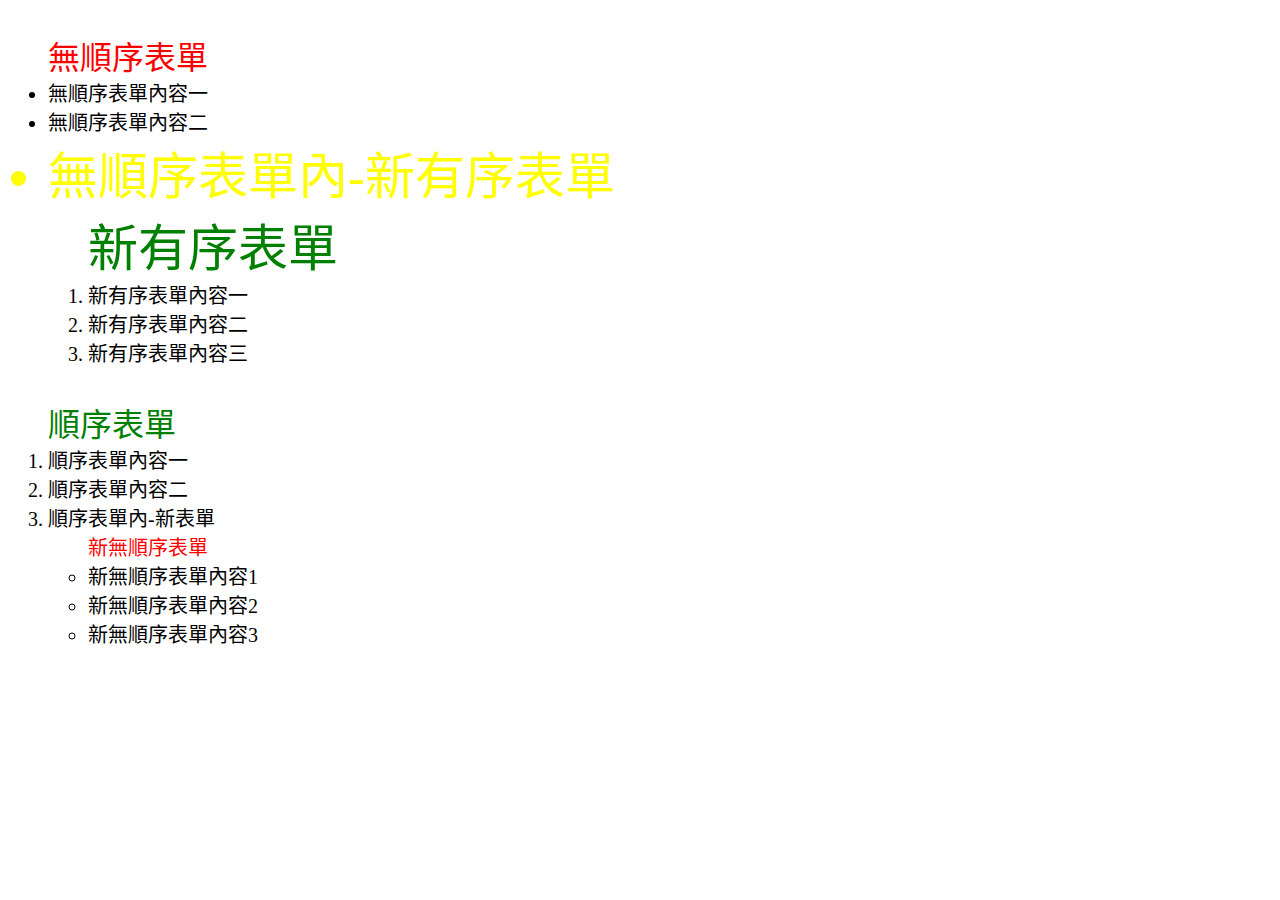
<file: selector_test.html>
<!DOCTYPE html>
<html lang="zh-tw">
<head>
    <meta charset="UTF-8">
    <meta http-equiv="X-UA-Compatible" content="IE=edge">
    <meta name="viewport" content="width=device-width, initial-scale=1.0">
    <title>Selector_Test</title>
    <style> /*元素選擇器的會影響後裔*/
            /*元素選擇器就像後裔選擇器，不論距離*/
            

        body {
            color:burlywood;
            font-size: 32px;
            font-style: normal;
            font-weight: 400;
        }
        ul {
            color:red;
        }
        ol {
            color:green;
        }
        
        #Big-deal {
            color:cyan;
        }
        /*id,class,atrribute選擇器都會被大小寫影響*/
        #Big-Deal {
            color:yellow;
        }
        /*attribute 屬性選擇器，擁有class屬性的li元素都被選取*/
        li[class] {
            color:black;
            font-size: 20px;
        }
        /*同時擁有class和id屬性的li元素會被選取，但是id的權重大於attribute選擇器，故顏色失效*/
        li[class][id] {
            color:black;
            font-size: 50px;
        }
    </style>
</head>
<body>
    <div class="third-ele">
        <ul class="fourth-ul">無順序表單
            <li class="fifth-li">無順序表單內容一</li>
            <li class="fifth-li">無順序表單內容二</li>
            <li class="fifth-li" id="Big-Deal">無順序表單內-新有序表單
                <ol class="sixth-ol">新有序表單
                    <li class="seventh-li">新有序表單內容一</li>
                    <li class="seventh-li">新有序表單內容二</li>
                    <li class="seventh-li">新有序表單內容三</li>
                </ol>

            </li>
        </ul>
        <ol class="fouth-ol">順序表單
            <li class="fifth-li">順序表單內容一</li>
            <li class="fifth-li">順序表單內容二</li>
            <li class="fifth-li">順序表單內-新表單
                <ul class="sixth-ul">新無順序表單 <!--此處的新無序表單會是紅色，它也被元素選擇器給選中了-->
                    <li class="seventh-li">新無順序表單內容1</li>
                    <li class="seventh-li">新無順序表單內容2</li>
                    <li class="seventh-li">新無順序表單內容3</li>
                </ul>
            </li>
        </ol>
    </div>
</body>
</html>
</file>
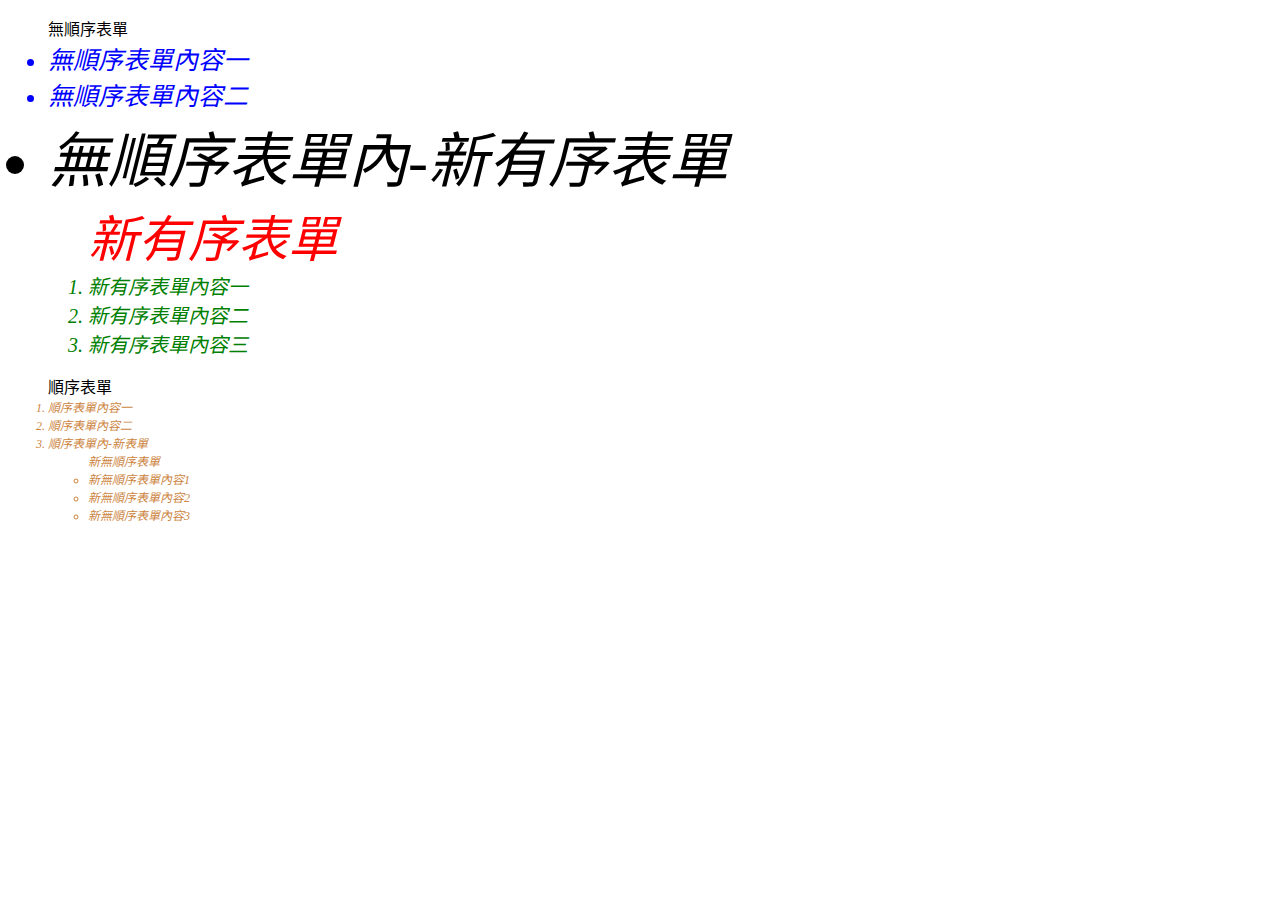
<file: selector_test2.html>
<!DOCTYPE html>
<html lang="zh-tw">
<head>
    <meta charset="UTF-8">
    <meta http-equiv="X-UA-Compatible" content="IE=edge">
    <meta name="viewport" content="width=device-width, initial-scale=1.0">
    <title>Selector_Test2</title>
    <style>
        body {
            font-size: 16px;
            color:black;
            font-style: normal;
        }
        /*在使用attribute選擇器時，若=前面沒有加東西，則內容必須完全一致*/
        ol[class="sixth-ol"] {
            color:red;
            font-size: 50px
        }
        ol[class="sixth-ol sixth-container"] {
            color:red;
            font-size: 50px
        }
        /*attribute選擇器的特殊選擇器 |=*/
        /*選擇所有class屬性值由  fourth開頭並以dash破折號延續的  li元素*/
        li[class|="fourth"] {
            color:blue;
            font-size:25px;
            font-style: italic;
        }
        #Big-Deal {
            color:black;
            font-size: 60px;
            font-style: italic;            
        }
        /*選擇屬性值中有空白的元素 ~=*/
        li[class~="test"] {
            color:peru;
            font-size: 12px;
            font-style: italic;
        }
        /*選擇屬性值時，避開大小寫的分別*/
        li[class~="cap" i] {
            font-size: 20px;
            color:green;
        }
    </style>
</head>
<body>
    <div class="third-ele">
        <ul class="fourth-ul">無順序表單
            <li class="fourth-ul-li fifth-li">無順序表單內容一</li>
            <li class="fourth-ul-li fifth-li">無順序表單內容二</li>
            <li class="fourth-ul-li fifth-li" id="Big-Deal">無順序表單內-新有序表單
                <ol class="sixth-ol sixth-container">新有序表單
                    <li class="seventh-li Cap">新有序表單內容一</li>
                    <li class="seventh-li Cap">新有序表單內容二</li>
                    <li class="seventh-li Cap">新有序表單內容三</li>
                </ol>

            </li>
        </ul>
        <ol class="fouth-ol">順序表單
            <li class="fifth-li test">順序表單內容一</li>
            <li class="fifth-li test">順序表單內容二</li>
            <li class="fifth-li test">順序表單內-新表單
                <ul class="sixth-ul">新無順序表單
                    <li class="seventh-li ">新無順序表單內容1</li>
                    <li class="seventh-li ">新無順序表單內容2</li>
                    <li class="seventh-li ">新無順序表單內容3</li>
                </ul>
            </li>
        </ol>
    </div>
</body>
</html>
</file>
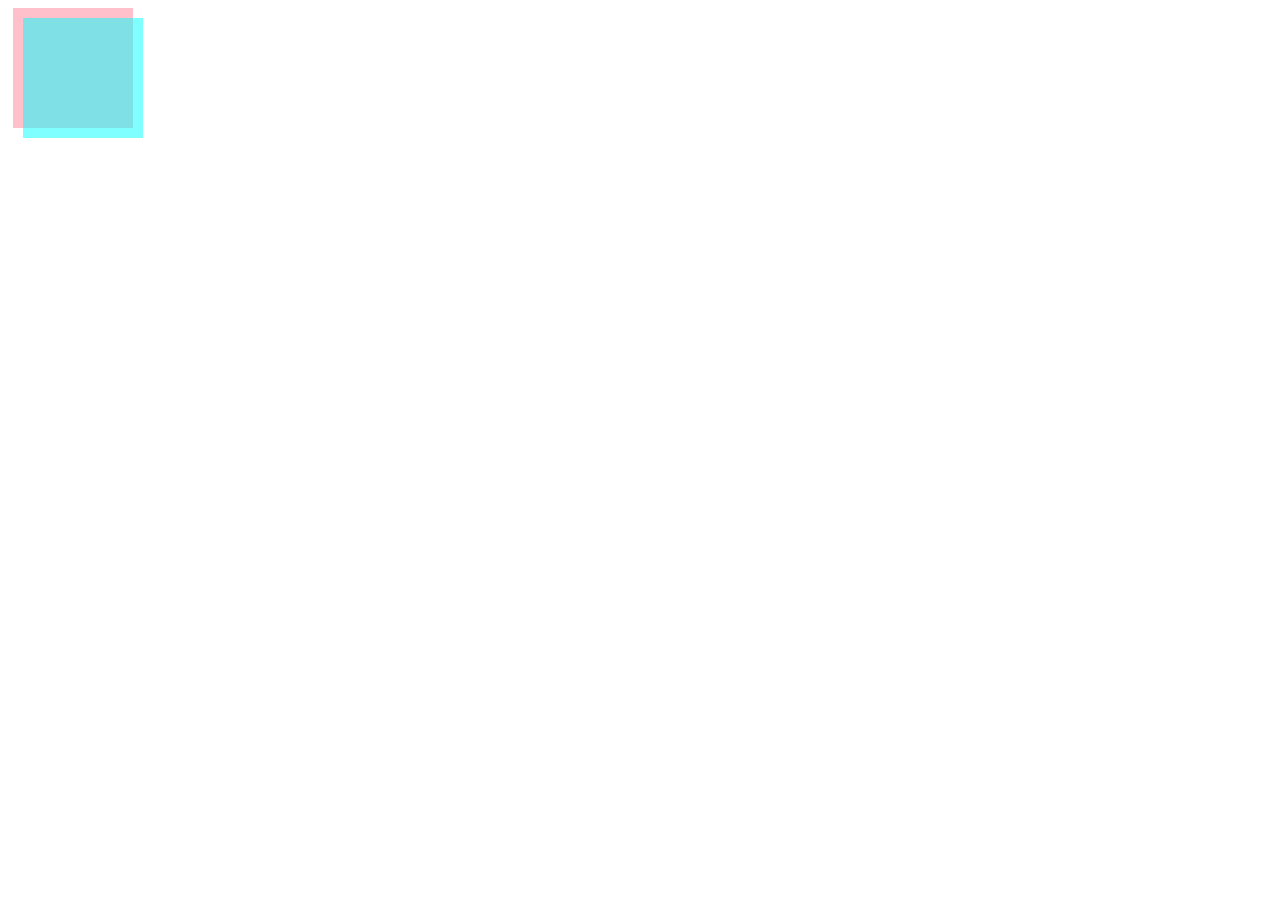
<file: test.html>
<!DOCTYPE html>
<html lang="en">
<head>
    <meta charset="UTF-8">
    <meta http-equiv="X-UA-Compatible" content="IE=edge">
    <meta name="viewport" content="width=device-width, initial-scale=1.0">
    <title>Document</title>
    <style>
        * {
            box-sizing: content-box;
        }
        .box {
            position: relative;
            width: 100px;
            height: 100px;
            padding: 10px;
            background-color: pink;
            margin: 5px;
        }

        .ab {
            height: 100%;
            width: 100%;
            background-color: aqua;
            opacity: .5;

            position: absolute;
            

        }

        </style>
</head>
<body>
<div class="box">
    <div class="ab"></div>
</div>
</body>
</html>
</file>
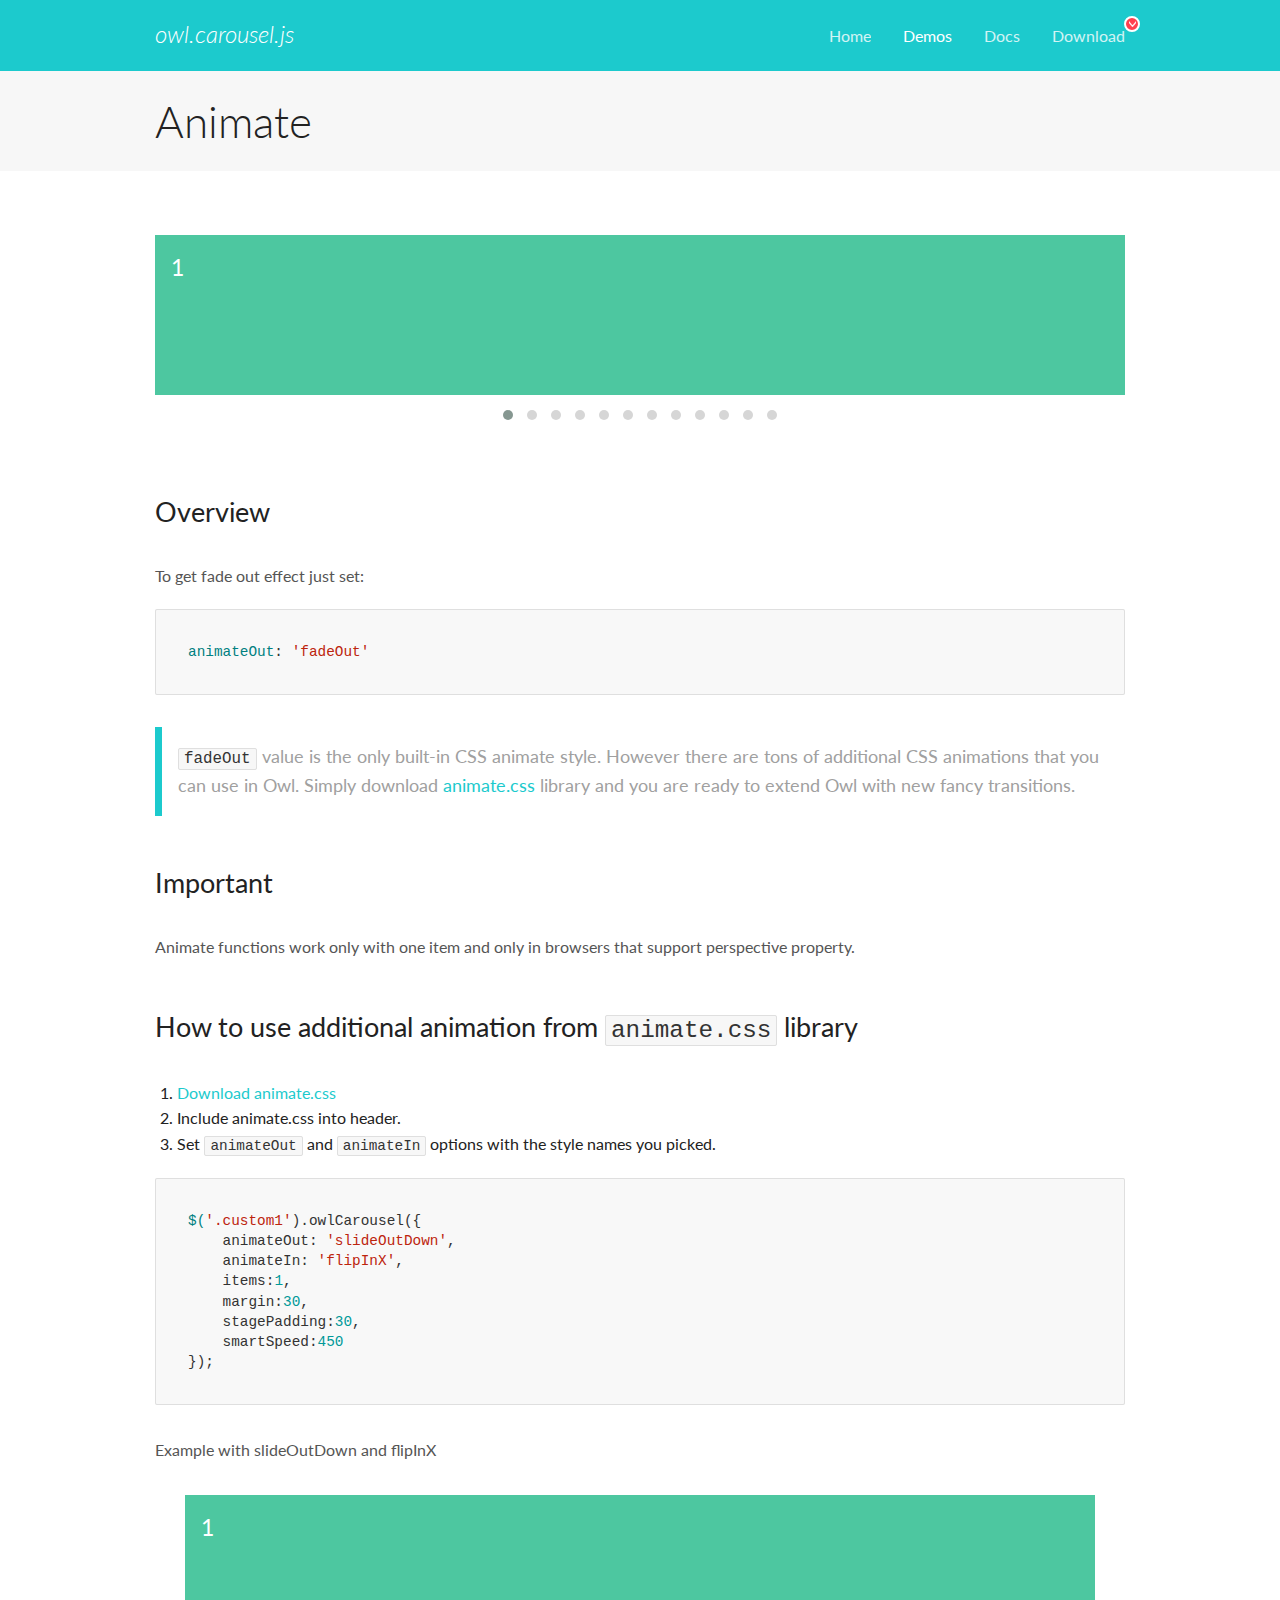
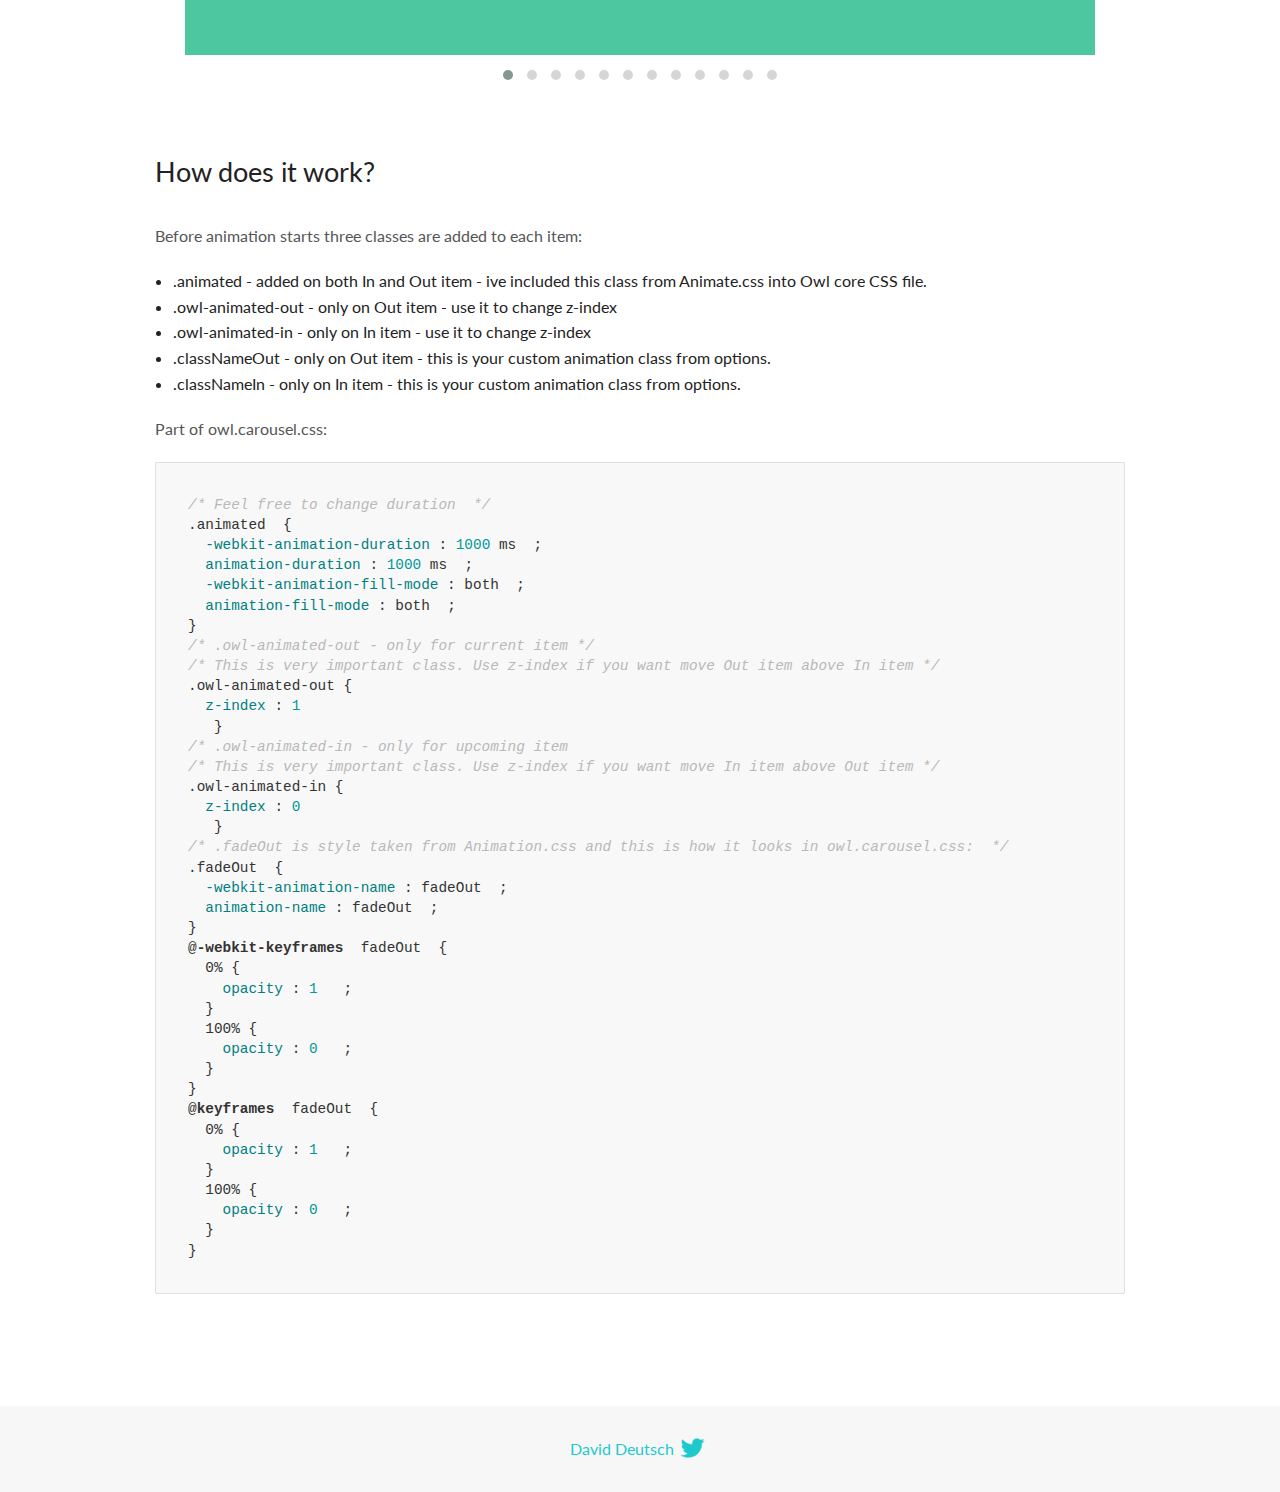
<file: OwlCarousel/docs/demos/animate.html>
<!DOCTYPE html>
<html lang="en">
  <head>

    <!-- head -->
    <meta charset="utf-8">
    <meta name="msapplication-tap-highlight" content="no" />
    <meta name="viewport" content="width=device-width, initial-scale=1.0" />
    <meta name="description" content="Animate carousel">
    <meta name="author" content="David Deutsch">
    <title>
      Animate Demo | Owl Carousel | 2.3.4
    </title>

    <!-- Stylesheets -->
    <link href='https://fonts.googleapis.com/css?family=Lato:300,400,700,400italic,300italic' rel='stylesheet' type='text/css'>
    <link rel="stylesheet" href="../assets/css/docs.theme.min.css">

    <!-- Owl Stylesheets -->
    <link rel="stylesheet" href="../assets/owlcarousel/assets/owl.carousel.min.css">
    <link rel="stylesheet" href="../assets/owlcarousel/assets/owl.theme.default.min.css">

    <!-- HTML5 shim and Respond.js IE8 support of HTML5 elements and media queries -->

    <!--[if lt IE 9]>
      <script src="https://oss.maxcdn.com/libs/html5shiv/3.7.0/html5shiv.js"></script>
      <script src="https://oss.maxcdn.com/libs/respond.js/1.3.0/respond.min.js"></script>
    <![endif]-->

    <!-- Favicons -->
    <link rel="apple-touch-icon-precomposed" sizes="144x144" href="../assets/ico/apple-touch-icon-144-precomposed.png">
    <link rel="shortcut icon" href="../assets/ico/favicon.png">
    <link rel="shortcut icon" href="favicon.ico">

    <!-- Yeah i know js should not be in header. Its required for demos.-->

    <!-- javascript -->
    <script src="../assets/vendors/jquery.min.js"></script>
    <script src="../assets/owlcarousel/owl.carousel.js"></script>
  </head>
  <body>

    <!-- header -->
    <header class="header">
      <div class="row">
        <div class="large-12 columns">
          <div class="brand left">
            <h3>
              <a href="/OwlCarousel2/">owl.carousel.js</a> 
            </h3>
          </div>
          <a id="toggle-nav" class="right">
            <span></span> <span></span> <span></span> 
          </a> 
          <div class="nav-bar">
            <ul class="clearfix">
              <li> <a href="/OwlCarousel2/index.html">Home</a>  </li>
              <li class="active">
                <a href="/OwlCarousel2/demos/demos.html">Demos</a> 
              </li>
              <li> <a href="/OwlCarousel2/docs/started-welcome.html">Docs</a>  </li>
              <li>
                <a href="https://github.com/OwlCarousel2/OwlCarousel2/archive/2.3.4.zip">Download</a> 
                <span class="download"></span> 
              </li>
            </ul>
          </div>
        </div>
      </div>
    </header>

    <!-- title -->
    <section class="title">
      <div class="row">
        <div class="large-12 columns">
          <h1>Animate</h1>
        </div>
      </div>
    </section>

    <!--  Demos -->
    <section id="demos">
      <div class="row">
        <div class="large-12 columns">
          <div class="fadeOut owl-carousel owl-theme">
            <div class="item">
              <h4>1</h4>
            </div>
            <div class="item">
              <h4>2</h4>
            </div>
            <div class="item">
              <h4>3</h4>
            </div>
            <div class="item">
              <h4>4</h4>
            </div>
            <div class="item">
              <h4>5</h4>
            </div>
            <div class="item">
              <h4>6</h4>
            </div>
            <div class="item">
              <h4>7</h4>
            </div>
            <div class="item">
              <h4>8</h4>
            </div>
            <div class="item">
              <h4>9</h4>
            </div>
            <div class="item">
              <h4>10</h4>
            </div>
            <div class="item">
              <h4>11</h4>
            </div>
            <div class="item">
              <h4>12</h4>
            </div>
          </div>
          <h3 id="overview">Overview</h3>
          <p>To get fade out effect just set:</p>
          <pre><code>animateOut: &#39;fadeOut&#39;</code></pre>
          <blockquote>
            <p><code>fadeOut</code> value is the only built-in CSS animate style. However there are tons of additional CSS animations that you can use in Owl. Simply download
              <a href="https://daneden.github.io/animate.css/">animate.css</a>  library and you are ready to extend Owl with new fancy transitions.</p>
          </blockquote>
          <h3 id="important">Important</h3>
          <p>Animate functions work only with one item and only in browsers that support perspective property.</p>
          <h3 id="how-to-use-additional-animation-from-animate-css-library">How to use additional animation from <code>animate.css</code> library</h3>
          <ol>
            <li> <a href="https://daneden.github.io/animate.css/">Download animate.css</a>  </li>
            <li>Include animate.css into header.</li>
            <li>Set <code>animateOut</code> and <code>animateIn</code> options with the style names you picked.</li>
          </ol>
          <pre><code>$(&#39;.custom1&#39;).owlCarousel({
    animateOut: &#39;slideOutDown&#39;,
    animateIn: &#39;flipInX&#39;,
    items:1,
    margin:30,
    stagePadding:30,
    smartSpeed:450
});</code></pre>
          <p>Example with slideOutDown and flipInX</p>
          <div class="custom1 owl-carousel owl-theme">
            <div class="item">
              <h4>1</h4>
            </div>
            <div class="item">
              <h4>2</h4>
            </div>
            <div class="item">
              <h4>3</h4>
            </div>
            <div class="item">
              <h4>4</h4>
            </div>
            <div class="item">
              <h4>5</h4>
            </div>
            <div class="item">
              <h4>6</h4>
            </div>
            <div class="item">
              <h4>7</h4>
            </div>
            <div class="item">
              <h4>8</h4>
            </div>
            <div class="item">
              <h4>9</h4>
            </div>
            <div class="item">
              <h4>10</h4>
            </div>
            <div class="item">
              <h4>11</h4>
            </div>
            <div class="item">
              <h4>12</h4>
            </div>
          </div>
          <h3 id="how-does-it-work-">How does it work?</h3>
          <p>Before animation starts three classes are added to each item:</p>
          <ul>
            <li>.animated - added on both In and Out item - ive included this class from Animate.css into Owl core CSS file.</li>
            <li>.owl-animated-out - only on Out item - use it to change z-index</li>
            <li>.owl-animated-in - only on In item - use it to change z-index</li>
            <li>.classNameOut - only on Out item - this is your custom animation class from options.</li>
            <li>.classNameIn - only on In item - this is your custom animation class from options.</li>
          </ul>
          <p>Part of owl.carousel.css:</p>
          <pre><code class="language-css"><span class="comment">/* Feel free to change duration  */</span> 
<span class="class">.animated</span>  <span class="rules">{
  <span class="rule"><span class="attribute">-webkit-animation-duration</span> :<span class="value"> <span class="number">1000</span> ms</span> </span> ;
  <span class="rule"><span class="attribute">animation-duration</span> :<span class="value"> <span class="number">1000</span> ms</span> </span> ;
  <span class="rule"><span class="attribute">-webkit-animation-fill-mode</span> :<span class="value"> both</span> </span> ;
  <span class="rule"><span class="attribute">animation-fill-mode</span> :<span class="value"> both</span> </span> ;
<span class="rule">}</span> </span> 
<span class="comment">/* .owl-animated-out - only for current item */</span> 
<span class="comment">/* This is very important class. Use z-index if you want move Out item above In item */</span> 
<span class="class">.owl-animated-out</span> <span class="rules">{
  <span class="rule"><span class="attribute">z-index</span> :<span class="value"> <span class="number">1</span> 
</span> </span> </span> }
<span class="comment">/* .owl-animated-in - only for upcoming item
/* This is very important class. Use z-index if you want move In item above Out item */</span> 
<span class="class">.owl-animated-in</span> <span class="rules">{
  <span class="rule"><span class="attribute">z-index</span> :<span class="value"> <span class="number">0</span> 
</span> </span> </span> }
<span class="comment">/* .fadeOut is style taken from Animation.css and this is how it looks in owl.carousel.css:  */</span> 
<span class="class">.fadeOut</span>  <span class="rules">{
  <span class="rule"><span class="attribute">-webkit-animation-name</span> :<span class="value"> fadeOut</span> </span> ;
  <span class="rule"><span class="attribute">animation-name</span> :<span class="value"> fadeOut</span> </span> ;
<span class="rule">}</span> </span> 
<span class="at_rule">@<span class="keyword">-webkit-keyframes</span>  fadeOut </span> {
  0% <span class="rules">{
    <span class="rule"><span class="attribute">opacity</span> :<span class="value"> <span class="number">1</span> </span> </span> ;
  <span class="rule">}</span> </span> 
  100% <span class="rules">{
    <span class="rule"><span class="attribute">opacity</span> :<span class="value"> <span class="number">0</span> </span> </span> ;
  <span class="rule">}</span> </span> 
}
<span class="at_rule">@<span class="keyword">keyframes</span>  fadeOut </span> {
  0% <span class="rules">{
    <span class="rule"><span class="attribute">opacity</span> :<span class="value"> <span class="number">1</span> </span> </span> ;
  <span class="rule">}</span> </span> 
  100% <span class="rules">{
    <span class="rule"><span class="attribute">opacity</span> :<span class="value"> <span class="number">0</span> </span> </span> ;
  <span class="rule">}</span> </span> 
}</code></pre>
          <link rel="stylesheet" href="../assets/css/animate.css">
          <script>
            jQuery(document).ready(function($) {
              $('.fadeOut').owlCarousel({
                items: 1,
                animateOut: 'fadeOut',
                loop: true,
                margin: 10,
              });
              $('.custom1').owlCarousel({
                animateOut: 'slideOutDown',
                animateIn: 'flipInX',
                items: 1,
                margin: 30,
                stagePadding: 30,
                smartSpeed: 450
              });
            });
          </script>
        </div>
      </div>
    </section>

    <!-- footer -->
    <footer class="footer">
      <div class="row">
        <div class="large-12 columns">
          <h5>
            <a href="/OwlCarousel2/docs/support-contact.html">David Deutsch</a> 
            <a id="custom-tweet-button" href="https://twitter.com/share?url=https://github.com/OwlCarousel2/OwlCarousel2&text=Owl Carousel - This is so awesome! " target="_blank"></a> 
          </h5>
        </div>
      </div>
    </footer>

    <!-- vendors -->
    <script src="../assets/vendors/highlight.js"></script>
    <script src="../assets/js/app.js"></script>
  </body>
</html>
</file>
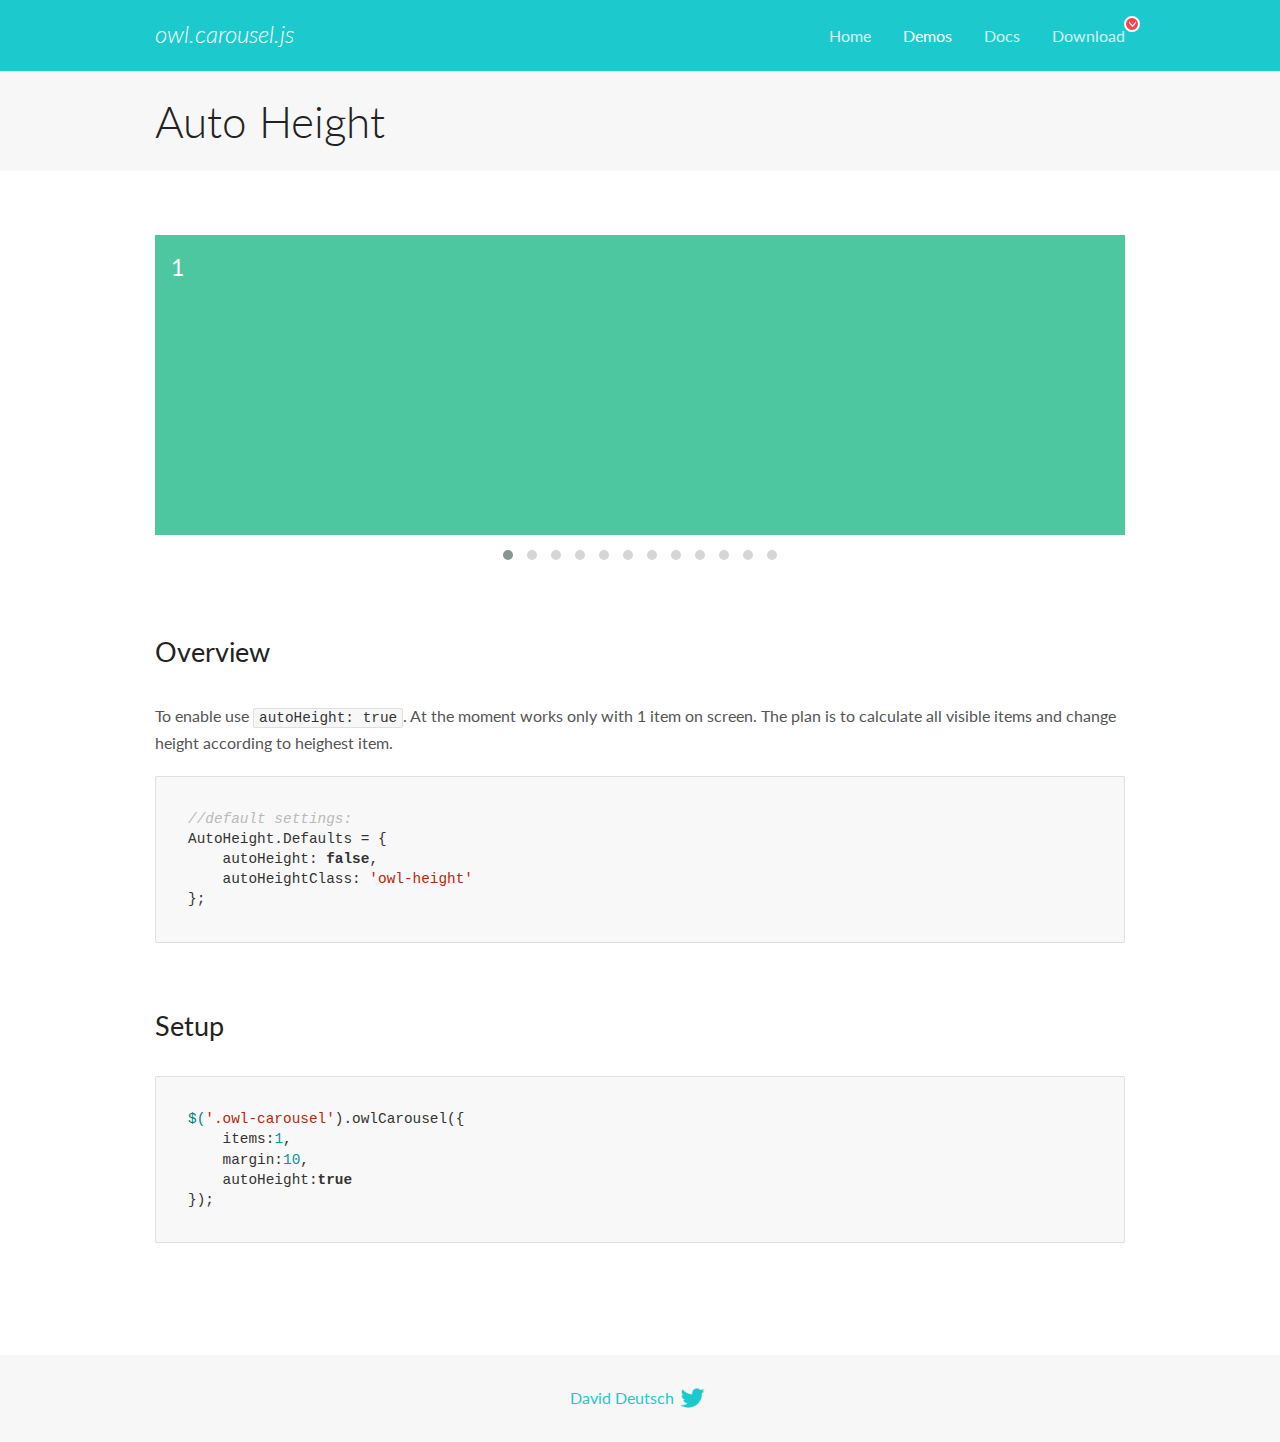
<file: OwlCarousel/docs/demos/autoheight.html>
<!DOCTYPE html>
<html lang="en">
  <head>

    <!-- head -->
    <meta charset="utf-8">
    <meta name="msapplication-tap-highlight" content="no" />
    <meta name="viewport" content="width=device-width, initial-scale=1.0" />
    <meta name="description" content="autoHeight usage demo">
    <meta name="author" content="David Deutsch">
    <title>
      Auto Height Demo | Owl Carousel | 2.3.4
    </title>

    <!-- Stylesheets -->
    <link href='https://fonts.googleapis.com/css?family=Lato:300,400,700,400italic,300italic' rel='stylesheet' type='text/css'>
    <link rel="stylesheet" href="../assets/css/docs.theme.min.css">

    <!-- Owl Stylesheets -->
    <link rel="stylesheet" href="../assets/owlcarousel/assets/owl.carousel.min.css">
    <link rel="stylesheet" href="../assets/owlcarousel/assets/owl.theme.default.min.css">

    <!-- HTML5 shim and Respond.js IE8 support of HTML5 elements and media queries -->

    <!--[if lt IE 9]>
      <script src="https://oss.maxcdn.com/libs/html5shiv/3.7.0/html5shiv.js"></script>
      <script src="https://oss.maxcdn.com/libs/respond.js/1.3.0/respond.min.js"></script>
    <![endif]-->

    <!-- Favicons -->
    <link rel="apple-touch-icon-precomposed" sizes="144x144" href="../assets/ico/apple-touch-icon-144-precomposed.png">
    <link rel="shortcut icon" href="../assets/ico/favicon.png">
    <link rel="shortcut icon" href="favicon.ico">

    <!-- Yeah i know js should not be in header. Its required for demos.-->

    <!-- javascript -->
    <script src="../assets/vendors/jquery.min.js"></script>
    <script src="../assets/owlcarousel/owl.carousel.js"></script>
  </head>
  <body>

    <!-- header -->
    <header class="header">
      <div class="row">
        <div class="large-12 columns">
          <div class="brand left">
            <h3>
              <a href="/OwlCarousel2/">owl.carousel.js</a> 
            </h3>
          </div>
          <a id="toggle-nav" class="right">
            <span></span> <span></span> <span></span> 
          </a> 
          <div class="nav-bar">
            <ul class="clearfix">
              <li> <a href="/OwlCarousel2/index.html">Home</a>  </li>
              <li class="active">
                <a href="/OwlCarousel2/demos/demos.html">Demos</a> 
              </li>
              <li> <a href="/OwlCarousel2/docs/started-welcome.html">Docs</a>  </li>
              <li>
                <a href="https://github.com/OwlCarousel2/OwlCarousel2/archive/2.3.4.zip">Download</a> 
                <span class="download"></span> 
              </li>
            </ul>
          </div>
        </div>
      </div>
    </header>

    <!-- title -->
    <section class="title">
      <div class="row">
        <div class="large-12 columns">
          <h1>Auto Height</h1>
        </div>
      </div>
    </section>

    <!--  Demos -->
    <section id="demos">
      <div class="row">
        <div class="large-12 columns">
          <div class="owl-carousel owl-theme">
            <div class="item" style="height:300px">
              <h4>1</h4>
            </div>
            <div class="item" style="height:100px">
              <h4>2</h4>
            </div>
            <div class="item" style="height:500px">
              <h4>3</h4>
            </div>
            <div class="item" style="height:250px">
              <h4>4</h4>
            </div>
            <div class="item" style="height:400px">
              <h4>5</h4>
            </div>
            <div class="item" style="height:500px">
              <h4>6</h4>
            </div>
            <div class="item" style="height:600px">
              <h4>7</h4>
            </div>
            <div class="item" style="height:400px">
              <h4>8</h4>
            </div>
            <div class="item" style="height:300px">
              <h4>9</h4>
            </div>
            <div class="item" style="height:350px">
              <h4>10</h4>
            </div>
            <div class="item" style="height:200px">
              <h4>11</h4>
            </div>
            <div class="item" style="height:150px">
              <h4>12</h4>
            </div>
          </div>
          <h3 id="overview">Overview</h3>
          <p>To enable use <code>autoHeight: true</code>. At the moment works only with 1 item on screen. The plan is to calculate all visible items and change height according to heighest item.</p>
          <pre><code>//default settings:
AutoHeight.Defaults = {
    autoHeight: false,
    autoHeightClass: &#39;owl-height&#39;
};</code></pre>
          <h3 id="setup">Setup</h3>
          <pre><code>$(&#39;.owl-carousel&#39;).owlCarousel({
    items:1,
    margin:10,
    autoHeight:true
});</code></pre>
          <script>
            $(document).ready(function() {
              $('.owl-carousel').owlCarousel({
                items: 1,
                margin: 10,
                autoHeight: true
              });
            })
          </script>
        </div>
      </div>
    </section>

    <!-- footer -->
    <footer class="footer">
      <div class="row">
        <div class="large-12 columns">
          <h5>
            <a href="/OwlCarousel2/docs/support-contact.html">David Deutsch</a> 
            <a id="custom-tweet-button" href="https://twitter.com/share?url=https://github.com/OwlCarousel2/OwlCarousel2&text=Owl Carousel - This is so awesome! " target="_blank"></a> 
          </h5>
        </div>
      </div>
    </footer>

    <!-- vendors -->
    <script src="../assets/vendors/highlight.js"></script>
    <script src="../assets/js/app.js"></script>
  </body>
</html>
</file>
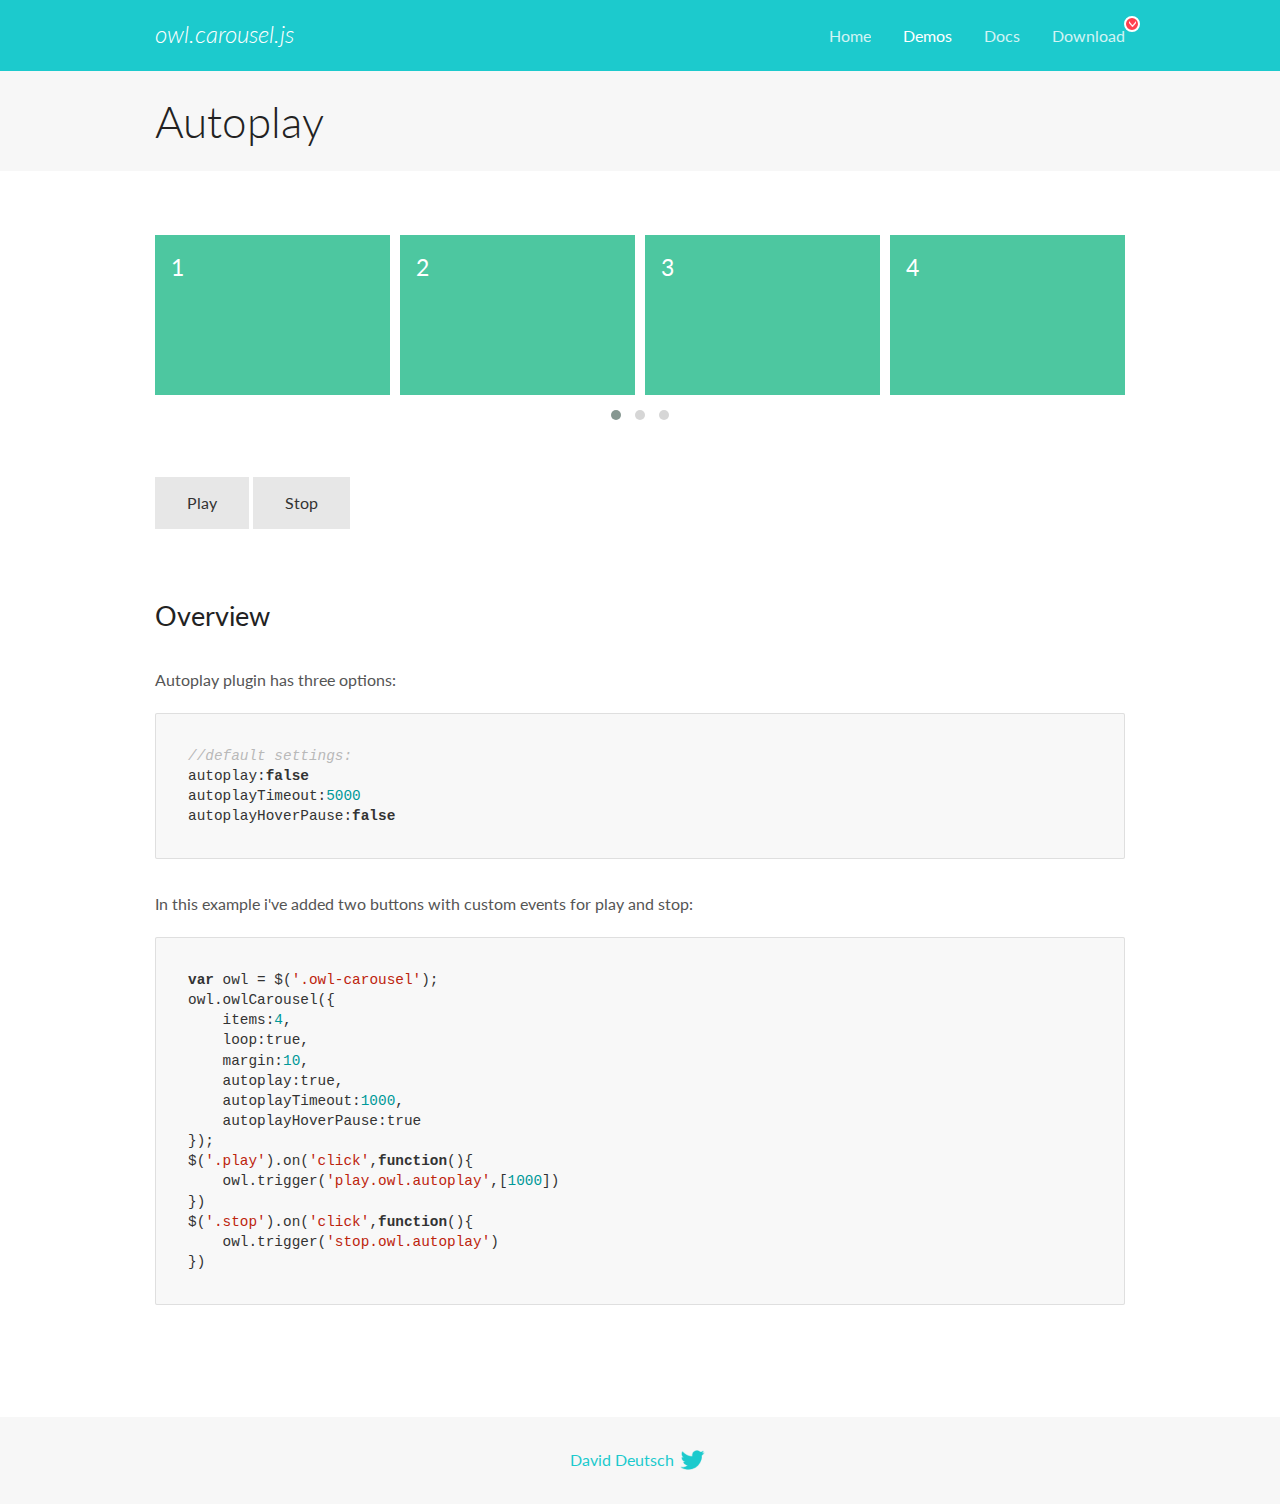
<file: OwlCarousel/docs/demos/autoplay.html>
<!DOCTYPE html>
<html lang="en">
  <head>

    <!-- head -->
    <meta charset="utf-8">
    <meta name="msapplication-tap-highlight" content="no" />
    <meta name="viewport" content="width=device-width, initial-scale=1.0" />
    <meta name="description" content="Autoplay usage demo">
    <meta name="author" content="David Deutsch">
    <title>
      Autoplay Demo | Owl Carousel | 2.3.4
    </title>

    <!-- Stylesheets -->
    <link href='https://fonts.googleapis.com/css?family=Lato:300,400,700,400italic,300italic' rel='stylesheet' type='text/css'>
    <link rel="stylesheet" href="../assets/css/docs.theme.min.css">

    <!-- Owl Stylesheets -->
    <link rel="stylesheet" href="../assets/owlcarousel/assets/owl.carousel.min.css">
    <link rel="stylesheet" href="../assets/owlcarousel/assets/owl.theme.default.min.css">

    <!-- HTML5 shim and Respond.js IE8 support of HTML5 elements and media queries -->

    <!--[if lt IE 9]>
      <script src="https://oss.maxcdn.com/libs/html5shiv/3.7.0/html5shiv.js"></script>
      <script src="https://oss.maxcdn.com/libs/respond.js/1.3.0/respond.min.js"></script>
    <![endif]-->

    <!-- Favicons -->
    <link rel="apple-touch-icon-precomposed" sizes="144x144" href="../assets/ico/apple-touch-icon-144-precomposed.png">
    <link rel="shortcut icon" href="../assets/ico/favicon.png">
    <link rel="shortcut icon" href="favicon.ico">

    <!-- Yeah i know js should not be in header. Its required for demos.-->

    <!-- javascript -->
    <script src="../assets/vendors/jquery.min.js"></script>
    <script src="../assets/owlcarousel/owl.carousel.js"></script>
  </head>
  <body>

    <!-- header -->
    <header class="header">
      <div class="row">
        <div class="large-12 columns">
          <div class="brand left">
            <h3>
              <a href="/OwlCarousel2/">owl.carousel.js</a> 
            </h3>
          </div>
          <a id="toggle-nav" class="right">
            <span></span> <span></span> <span></span> 
          </a> 
          <div class="nav-bar">
            <ul class="clearfix">
              <li> <a href="/OwlCarousel2/index.html">Home</a>  </li>
              <li class="active">
                <a href="/OwlCarousel2/demos/demos.html">Demos</a> 
              </li>
              <li> <a href="/OwlCarousel2/docs/started-welcome.html">Docs</a>  </li>
              <li>
                <a href="https://github.com/OwlCarousel2/OwlCarousel2/archive/2.3.4.zip">Download</a> 
                <span class="download"></span> 
              </li>
            </ul>
          </div>
        </div>
      </div>
    </header>

    <!-- title -->
    <section class="title">
      <div class="row">
        <div class="large-12 columns">
          <h1>Autoplay</h1>
        </div>
      </div>
    </section>

    <!--  Demos -->
    <section id="demos">
      <div class="row">
        <div class="large-12 columns">
          <div class="owl-carousel owl-theme">
            <div class="item">
              <h4>1</h4>
            </div>
            <div class="item">
              <h4>2</h4>
            </div>
            <div class="item">
              <h4>3</h4>
            </div>
            <div class="item">
              <h4>4</h4>
            </div>
            <div class="item">
              <h4>5</h4>
            </div>
            <div class="item">
              <h4>6</h4>
            </div>
            <div class="item">
              <h4>7</h4>
            </div>
            <div class="item">
              <h4>8</h4>
            </div>
            <div class="item">
              <h4>9</h4>
            </div>
            <div class="item">
              <h4>10</h4>
            </div>
            <div class="item">
              <h4>11</h4>
            </div>
            <div class="item">
              <h4>12</h4>
            </div>
          </div>
          <a class="button secondary play">Play</a> 
          <a class="button secondary stop">Stop</a> 
          <h3 id="overview">Overview</h3>
          <p>Autoplay plugin has three options:</p>
          <pre><code>//default settings:
autoplay:false
autoplayTimeout:5000
autoplayHoverPause:false</code></pre>
          <p>In this example i&#39;ve added two buttons with custom events for play and stop:</p>
          <pre><code>var owl = $(&#39;.owl-carousel&#39;);
owl.owlCarousel({
    items:4,
    loop:true,
    margin:10,
    autoplay:true,
    autoplayTimeout:1000,
    autoplayHoverPause:true
});
$(&#39;.play&#39;).on(&#39;click&#39;,function(){
    owl.trigger(&#39;play.owl.autoplay&#39;,[1000])
})
$(&#39;.stop&#39;).on(&#39;click&#39;,function(){
    owl.trigger(&#39;stop.owl.autoplay&#39;)
})</code></pre>
          <script>
            $(document).ready(function() {
              var owl = $('.owl-carousel');
              owl.owlCarousel({
                items: 4,
                loop: true,
                margin: 10,
                autoplay: true,
                autoplayTimeout: 1000,
                autoplayHoverPause: true
              });
              $('.play').on('click', function() {
                owl.trigger('play.owl.autoplay', [1000])
              })
              $('.stop').on('click', function() {
                owl.trigger('stop.owl.autoplay')
              })
            })
          </script>
        </div>
      </div>
    </section>

    <!-- footer -->
    <footer class="footer">
      <div class="row">
        <div class="large-12 columns">
          <h5>
            <a href="/OwlCarousel2/docs/support-contact.html">David Deutsch</a> 
            <a id="custom-tweet-button" href="https://twitter.com/share?url=https://github.com/OwlCarousel2/OwlCarousel2&text=Owl Carousel - This is so awesome! " target="_blank"></a> 
          </h5>
        </div>
      </div>
    </footer>

    <!-- vendors -->
    <script src="../assets/vendors/highlight.js"></script>
    <script src="../assets/js/app.js"></script>
  </body>
</html>
</file>
<file: style.css>
/*flex-direction讓item從上到下，從左到右，或相反...*/
/*在元網頁的文件裏頭，有個偽元素選擇器，把所有人都變成了border-box*/
/* ::after::before{box-sizing: border-box;} */
/*學習新的css寫法*/
* {
    box-sizing: border-box;
}
/*讓滾輪可以滑順的動，此屬性可以設在html，但設在body則會失效*/
html{
    scroll-behavior: smooth;
}

body{
    background-image: url(./images/bg-main-ver2.jpg);
    background-attachment: fixed; /*背景不會隨拖拉變化*/
    background-color: rgb(187, 255, 0);
    background-size:cover; /*在不改變比例的狀況下填滿視窗*/
    line-height: 1.5; /*寫在body裡面統一文字格式*/
    font-size: 16px;
    font-style: normal;
    font-family: 'Noto Sans TC','微軟正黑體', 'Arial Narrow','Oswald', 'sans-serif';
    color:#1E1E1E;
    font-weight: 400;
    text-align: left;
    
    /* box-sizing: border-box; box-sizing不會影響後裔 */
    }

/*超連接虛擬類別*/
a, a:focus,a:active,a:visited {
    text-decoration: none;
    color:inherit;
}
/*屬性值flex結尾的都加上display:flex*/
*[class$="flex"] {
    display: flex;    
}
h1,h2,h3,h4,h5,h6,p {
    line-height: 1.5;
}

.container {
        max-width: 1280px;
        margin-left: auto;
        margin-right: auto;
        background-color:white;
        padding: 2rem 2rem 3rem;
    }
.staff-address {
    color: #FF7300;
    transition: .5s;
}
.staff-address:hover {
    color: #0056b3;
}


/*網頁中有很多元件被分類之後重新運用，某些section開頭的就是*/
/*firefox開發者工具可以在繼承欄中，按一個像是電腦晶片的東西，顯示出來*/
/*從nav來設定顏色影響後裔*/
/*用id來創造可讀性?*/
.titlebox>h2 {
    font-size: 3.3rem;
    font-style: italic;
    font-weight: 700;
    letter-spacing: 1px;
}
.titlebox>h3 {
    font-size: 1.5rem;
    font-style: italic;
    margin-top: -10px;
}
.titlebox {
    margin-bottom: 40px;
    margin-top: 0px;
}
/*----------nav----------*/
/*應該調整整個section的高*/
#nav {
    padding: 0px 30px;
    position: fixed;
    width: 100%;
    height: 80px; 
    background-color: rgba(0, 0, 0, 1);
    align-items: center; 
    /*寫在flex容器中讓flex item垂直置中*/
    justify-content: space-between;
    display: flex;
    z-index: 10;
    }
    /*用flexbox讓img可以並排，但是為什麼普通的block和inline不行?*/
    #nav .logo-container-box-flex {
        flex:0 0 240px; /*grow=0 ,shrink=0*/
        height: 100%;
        background-color: rgba(0, 0, 0, 1);
        align-items: center;
        }
    
        #nav .fm-img {
            width: 100px;
            vertical-align: middle;
            }
        #nav .bnext-img {
            width:140px;
            vertical-align: middle;
            }
    #nav .ul-link-wrapper-flex {
    flex-grow: 1; /*在grow為正整數且其他item為零的情況下所有餘寬都給這item*/
    height: 100%;
    background-color: rgba(0, 0, 0, 0);
    justify-content: flex-end;
    }
        #nav .link-container-flex {
        flex:0 0 100%;
        flex-wrap: wrap;
        justify-content: flex-end; /*讓items往main-end集中*/
        align-items: center;
        }
            #nav .link {
            height: 40px;
            margin-left: 20px;
            margin-top: 20px;

            }   
                #nav .link a {
                color: #ffff;
                background-color: rgba(0, 0, 0, 0);
                padding: 8px;
                text-align: center; /*讓所有連接字置中*/
                flex:0 0 auto; /*flex-basis auto代表 依照content大小決定寬(如果沒有grow，shrink最小也有content)*/
                }

            #nav .link-main-container{
            flex:0 0 auto;
            margin:10px 0px 10px 12px;
            }

                #nav-link-main {
                background-color: #BBFF00;
                color:#1E1E1E;
                padding: .2rem .8rem;
                margin-left: 15px;
                margin-right: 20px;
                font-weight: bold;
                border: 0px solid white;
                vertical-align: middle;
                transition: .5s;
                }
                #nav-link-main:hover,#nav-link-main:active {

                    color:#fff;
                    background-color: #004FD8;}
            #nav .link-fb-btn{
            flex:0 0 auto;
            padding:0 .5em;
            }
                #nav .link-fb-logo{
                vertical-align: middle; /*讓img在容器內垂直置中*/
                height: 25px;
                width: 25px;
                }
/*甚麼是rem,em → rem依照root element (html)宣告的字形做基準為一倍 ；em依照parents*/
/*----------mainvision----------*/
#mainvision {
    padding-top: 7rem;
    }
    #mainvision .s1-wrapper {
    padding:50px 55px 10px 55px;
    }
            #mainvision .content-left {
                flex:0 0 58.3333%;
                max-width: 58.3333%;
                padding-right: 15px;
            }
            #mainvision .content-left img, 
            #mainvision .content-left p {
                padding-bottom: 20px;
            }
            #mainvision .content-left-pop {
                    max-width: 65%;
                    padding-right: 15px;
                }
            #mainvision .content-left-slogan {
                max-width: 94%;
            }
            #mainvision .content-left p {
                line-height: 1.5;
                font-weight:400;
                font-size: 24px;
                margin-bottom: 30px;
            }
            #mainvision .content-right-flex {
                flex:0 0 41.777%;
                flex-direction: column;
            }
                #mainvision-img {
                    max-width:100%;
                    transform: scale(1.2);
                }
                #mainvision .content-right-side-img {
                    width: 400px;
                    transform:translateY(90px) translateX(25px) scale(1.2);
                }

/*----------forumtimer----------*/


#forumtimer {
    background-color: #00ED91;
    }
    #forumtimer .container {
        background-color: #00ED91;
        padding:54px;
    }
        #forumtimer .row-flex {
            background-color: #00ED91;
            flex-wrap: wrap;
            justify-content:space-evenly;
            color: #fff;
        }
        /*class屬性值開頭為counter的*/
            #forumtimer  [class ^="counter"] {
                background-color: #004FD8;
                justify-content: center;
                padding: 25px;
                justify-content: center;
                display: flex;
                border-radius: 10px;
            }
            #forumtimer p {
                margin-top: 3px;
                font-weight: 200;
            }

            #forumtimer .counter-left {
                flex: 0 0 55%;
                }

                #forumtimer .numbers-wrap-flex {
                flex-wrap: nowrap;
                background-color: #004FD8;
                justify-content:space-evenly;
                width: 100%;
                
                }
                #forumtimer h5 {
                    font-size: 1.5rem;
                    font-weight: 200;
                }

                    #forumtimer .numbers {
                    max-width: 96.8px;
                    background-color: #004FD8;
                    }
                    #forumtimer .numbers div{
                        width: 100%;
                        background-color: #004FD8;
                        font-size: 2.6rem;
                        font-weight: 700;
                        text-align: center;
                        }
            #forumtimer .counter-right {
            flex: 0 0 25%;
            justify-content: space-evenly;
            }

            #forumtimer .btn-align-center {
            max-width: 100%;
            flex: 0 0 100%;
            text-align: center;
            margin-top: 1rem;
            padding: 1rem;
            }
                #forumtimer .s2-btn {
                transition: .5s;
                line-height: 2;
                padding: 5px;
                font-weight: bolder;
                font-size: 23px;
                padding: 10px;
                background-color: white;
                border:1px solid #1E1E1E;
                color:#1E1E1E;
                box-shadow:-7.5px 7.5px 1px #1e1e1e
                }
                #forumtimer .s2-btn:hover ,
                .s2-btn:active {
                    transition: .8s;
                    color: #BBFF00;
                    background-color: #1e1e1e;
                    box-shadow: none;
                }

/*----------info----------*/


/*網頁製作者都有指定好字體和大小，這裡幾乎沒寫東西*/
    #info .container {
        margin-top: 0px;
    }
    #info .titlebox {
        font-style: italic;
        font-size: 3rem;
        font-weight: 700;
        position: relative;
        
    }
    /*before使用absolute的時候，依舊被relative的titlebox影響*/
    #info .titlebox::before {
        content: "";
        width: 130px;
        height: 130px;
        background-image: url(./images/item_7.svg);
        background-color: transparent;
        position: absolute;
        left: 25%;
        bottom:30% ;
    }

    
        #info .img-wrapper-flex {

            flex-wrap: nowrap;
            justify-content: space-around;
            padding:20px 5px 0px 50px;
        }

            #info .s3-big {
                flex:0 0 25%;
                max-width: 25%;
                padding: 0 5px;
            }
            #info .s3-big h3 {
                line-height: 1.5;
                font-size: 22px;
                font-weight: bold;
            }
            #info .s3-big p {
                text-align: start;
            }
            #info .s3-small {
                flex:0 0 8.333%;
            }
            #info .s3-img {
                width: 50%;
            }
            #info .s3-decor { 
                width: 215%;
                transform: translate(-80px,25px);
            }
            
/*這裡使用到新屬性Transform，操蹤元素變形、移動、旋轉*/
/*Scale (0.5,1)寬一半，高不變
Translate (120px,50%)向右120px，向下(母元素50%)
rotate(0.5turn)轉半圈，可以同時使用多個*/



/*----------teacher----------*/

#teacher .container {
    background-color: transparent;
}
#teacher .container .titlebox  {
    position: relative;
}
#teacher .container .titlebox::after {
    content: "";
    width: 150px;
    height: 150px;
    background-image: url(./images/item_7.svg);
    position: absolute;
    left: 15%;
    top: -15%;
}

 /*position:reletive 幫等等:after做基準*/
    #teacher .card-wrapper-flex {
        position: relative;
        flex-wrap:wrap;
        max-width: 87%;
        margin: 0 auto;
    }

    #teacher .card-wrapper-flex::before {
        position: absolute;
        width: 200px;
        height: 200px;
        content:"";
        background-image: url(./images/item_13.svg);
        top: 26%;
        left: -14%;
        z-index: 5;
        }

    #teacher .card-wrapper-flex::after {
        position: absolute;
        width: 150px;
        height: 150px;
        content:"";
        background-image: url(./images/item_16.svg);
        bottom: -5%;
        left: -5%;
        z-index: 5;
    
    }
    

            #teacher .card-container-flex {
            flex:0 0 33.33%;
            padding:10px;
            height: 430px;
            background-color: #fff;
            position: relative;
            border: 2px solid #1E1E1E;
            }



                    #teacher .teacher-frame {
                        height: 300px;
                        width: 100%;
                        border-radius: 0 50px 0 0;
                        overflow: hidden;
                        }
                            #teacher .teacher-img {
                                width: 100%;
                                object-fit: cover; /*預設是fill*/
                            }
                    /*瞎用fit-content給矇中了*/
                    #teacher h4 {
                        width:fit-content;
                        background-color: #00ED91;
                        padding:9px;
                        margin: -10px 0 0 -10px;
                        font-size: 1.2rem;
                        position: relative;
                    }
                    #teacher .omote-blue {
                        background-color: #004FD8;
                        color: #fff;
                    }
                    #teacher .omote-cyan {
                        background-color: #AADDF7;
                    }
                    #teacher .omote-black {
                        background-color: #1E1E1E;
                        color: #fff;
                    }
                    /* #teacher  h4:4th-of-type()
                        選不到東西？因為這是兄弟選擇器？
                    */
                        /*用absolute移動空間、在操作大容器的高？*/
                    #teacher .name-flex {
                        position: absolute;
                        bottom:0px;
                        flex-wrap:nowrap;
                        width: 100%;
                        height: 50px;
                        align-content: flex-end;
                        }

                        #teacher .arrow {
                            width: 70%;
                            flex: 0 0 auto;
                        }

                        #teacher h5 {
                            flex:1 0 auto;
                            font-size: 1.5rem;
                            font-weight: 400;
                            padding: 3px;

                        }

                    /*加上這個left才弄好，為甚麼預設會往右偏?*/
                #teacher .inner-flex {
                    background-color:#bfffe7;
                    position: absolute;
                    top: 70px;
                    left: 0px;
                    height: 100%;
                    width: 100%;
                    opacity: 0.01;
                    visibility: hidden;
                    flex-direction: column;
                    justify-content: center;
                    padding: 15px;
                    font-size: large;
                    text-align:start; /*字要對齊哪邊，左邊/justify看起來怪怪的*/
                    word-break: break-word; /*中文的話跟breakall差不多*/
                    transition: all .2s ease-out;
                }
                    #teacher .card-container-flex:hover .inner-flex {
                        top: 0px;
                        transition: all .5s cubic-bezier(.47,.53,.18,.91);
                        visibility: visible;
                        opacity: 1;

                    }


/*----------mbrcounter----------*/

#mbrcounter {
    background: url(./images/bg-num2.svg)top right;
    background-size: cover;
}
    #mbrcounter .container {
        background-color: transparent;
        padding: 0px 20px;
        
    }
        #mbrcounter .titlebox {
            margin-top: 20px;
            margin-bottom: 50px;
        }
        #mbrcounter .titlebox h2{
            color: #fff;
            font-size:57px;
            padding-top: 20px;
        }
        #mbrcounter .titlebox h3{
            color: #fff;
            font-size:29px;
            padding-top: 5px;
        }

            #mbrcounter .maincontainer-flex  {
                width: 100%;
                flex-wrap:wrap;
            }
                    #mbrcounter .contentbox-flex {
                        flex-wrap: wrap;
                        flex:0 0 25%;
                        justify-content: center;
                    }
                        #mbrcounter .numbox-flex {
                            flex-wrap: nowrap;
                            justify-content: center;
                            flex:1 0 100%;
                            padding-bottom: 10px;
                            color: #fff;
                            align-items: baseline; /*讓數字靠在baseline*/
                            
                        }
                                #mbrcounter .numbox-flex h4 {
                                    font-size: 80px;
                                    font-weight: 500;
                                    font-family:'Oswald', 'sans-serif';
                                }
                            
                        #mbrcounter .contentbox-flex h5 {
                            color: #fff;
                            font-weight: 400;
                            text-align: center;
                            font-size: 1.25rem;
                            padding: 5px 5px 20px 5px;
                        }

/*-----------agenda----------*/
#agenda .container {
    padding-top: 5rem;
    position: relative; 
}

#agenda .container::before {
    content: "";
    background-image: url(./images/item_10.svg);
    background-repeat: no-repeat;
    position: absolute;
    width: 250px;
    height: 250px;
    top: 4%;
    right: -7%;
}

#agenda .container::after {
    content: "";
    background-image: url(./images/item_11.svg);
    background-repeat: no-repeat;
    position: absolute;
    width: 220px;
    height: 220px;
    left: -10%;
    bottom:-3%;
}

#agenda .container h2 {
    font-size: 3.2rem;
    font-style: italic;
    font-weight: 700;
    padding: 10px;
}

/*替pseudo element的 position做準備*/
#agenda .titlebox h3 {

    padding: 0 10px;
    margin-top: -20px;
}


/*----------eventscard----------*/
#agenda .eventscard {
    min-height: 146px;
}

#agenda .eventscard-time {
    font-family: 'DM Sans',sans-serif;
    font-size: 2rem;
    font-weight: 700;
    width: 20%;
    /*作者使用了tranform TranslateY 元位置不騰空，y軸平移*/
    background-color: #fff;
    margin-left: 3px;
    transform: TranslateY(20px);
    text-align: center;
    /*用outline做出不佔空間的邊框*/
    outline: 2px solid #1E1E1E;
    outline-offset: -5px;
}

    #agenda .eventscard-content-flex {
        padding:15px 10px 7.5px 10px;
        width: 100%;
        border: 1px solid red;
        box-shadow: -8px 5px 1px #1e1e1e;
    }

                #agenda .eventscard-content-left {
                    flex:0 0 50%;
                    padding-left: 15px;
                    padding-right: 15px;

                }
                        #agenda .eventscard-content-left span{
                            width:fit-content;
                            background-color: #00ED91;
                            padding: 1px 5px;
                            font-size: 1.2rem;
                            font-weight: bold;
                            line-height: 2.2;   /*推擠h3*/
                        }
                        #agenda .eventscard-content-left h3 {
                            font-size: 1.4rem;
                        }
        
                #agenda .eventscard-content-right-flex {
                    flex: 1 0 50%;  
                    flex-wrap: nowrap;
                    flex-direction: row;
                }

                /*運用grow 把名字拉開*/

                        #agenda .host-title-wrap-flex {
                            flex:1 0 66.6%;
                            flex-direction: column;
                        }

                                #agenda .host-title-container-flex{
                                    height: 50%;
                                    padding-top: 15px;
                                    flex:0 0 50%;

                                }
                                        #agenda .host-title {
                                            font-size: 1.3rem;
                                            margin-bottom: 17px;
                                        }
                                        #agenda .host-title-big {
                                            font-size: 1.3rem;
                                            margin-bottom: -7px;
                                        }

                                #agenda .event-hostname-container-flex {
                                    width: 100%; 
                                    flex:0 0 50%;
                                    flex-wrap: nowrap;
                                }

                                        #agenda .arrow {
                                            width: 65%;
                                            
                                        }
                                        #agenda .hostname {
                                            flex: 1 0 auto;
                                            text-align: center;
                                            font-size: 1.3rem;
                                            font-weight: 700;
                                        }
        
                #agenda .space {
                    flex:0 0 1%;
                }
                #agenda .photoframe {
                    flex:0 0 16.7%;
                }
                        #agenda .photoframe img {
                            width: 100%;
                            height: 100%;
                            object-fit: scale-down;
                        }
/*-------------------eventscard完成--------------------*/


#agenda .rest {
    width: 100%;
    padding: 20px;
    text-align: center;
    font-size: 1.2rem;
    font-weight: bold;
    margin-top: 50px;
}


/*----------join----------*/
#join .container {
        margin-top: 0px;
        padding-bottom: 2rem;
    }
    #join .titlebox {
        font-style: italic;
        font-size: 3rem;
        font-weight: 700;
        position: relative;
        
    }
    /*before使用absolute的時候，依舊被relative的titlebox影響*/
    #join .titlebox::before {
        content: "";
        width: 150px;
        height: 150px;
        background-image: url(./images/item_7.svg);
        background-color: transparent;
        position: absolute;
        left: 15%;
        bottom: -25%;
    }

    
        #join .img-wrapper-flex {

            flex-wrap: nowrap;
            justify-content: space-around;
            padding:30px;
        }

            #join .s3-big {
                flex:1 0 25%;
                padding: 0 5px;

            }
            #join .s3-big h3 {
                text-align: center;
                font-size: 1.5rem;
                font-weight: bold;
            }
            #join .s3-big p {
                text-align: center;
                font-size: 1rem;

            }
            #join .s3-small {
                flex:0 0 4.3%;
            }
            #join .s3-img {
                display: inline-block;
                position: relative;
                left:21%;
                width: 60%;
            }
/*-----------address----------*/
#address .container {
    background-color: transparent;
    padding-top: 5rem;
}

#address .titlebox {
    position: relative;
}

#address .titlebox::after {
        content: "";
        width: 150px;
        height: 150px;
        background-image: url(./images/item_7.svg);
        position: absolute;
        left: 15%;
        top: -15%;
}

        #address h5 {
            font-size: 1.5rem;
        }
        #address .bold {
            font-weight: bold;
        }
        #address .date {
            font-family: 'Oswald';
            font-weight: bold;
        }
        #address .small {
            font-size: 0.8em;
        }
        #address  .ticket-container-flex {
            margin-top: 15px;
            justify-content: space-between  ;
        }
            #address  .ticket{
                flex:0 0 22.6%;
                text-align: center;
                font-size: 1.2rem;
                font-weight: bold;
                padding: 1.3rem 0.5rem;
                border-radius: 5px;
                color: #1E1E1E;
            }
            #address .t1 {
                background-color: #004FD8;
                color: #fff;
                transition: .5s;
            }
            #address .t1:hover {
                background-color: #fab700;
                color: #1E1E1E;
            }

            #address .t2 {
                background-color: #AADDF7;
                transition: .5s;
            }
            #address .t2:hover {
                background-color: #fab700;
                
            }
            #address .t3 {
                background-color: #fff;
                transition: .5s;
            }
            #address .t3:hover {
                background-color: #fab700;
            }
            #address .t4 {
                background-color: #00ED91;
                transition: .5s;
            }
            #address .t4:hover {
                background-color: #fab700;
            }
                #address a span {
                    font-size: 2.0rem;
                    font-weight: bolder;
                }
                #address span.asksales {
                    font-weight: 300;
                }
                #address .entity {
                    font-weight: bold;
                }
        #address .magazine-left {
            flex: 0 0 58%;
            padding-left: 1rem;
            padding-top: 1rem;
        }

                #address .magazine-button {
                    text-align: center;
                    padding-top:2rem;
                }

                #address .magazine-button a{
                    transition: .5s;
                    font-weight: bold;
                    font-size: 1.3rem;
                    padding: 10px;
                    background-color: white;
                    border: 1px solid #1E1E1E;
                    color: #1E1E1E;
                    box-shadow: -7.5px 7.5px 1px #1e1e1e;
                }

                #address .magazine-button a:hover ,
                #address .magazine-button a:active {
                    color: #BBFF00;
                    background-color: #1e1e1e;
                    box-shadow: none;
                }
            
        #address .magazine-picture {
            flex: 0 0 42%;
            max-width: 42%;
        }
        #address .supersale {
            margin-top: 2rem;
            padding: 1.5rem;
            font-weight: bold;
            background-color: white;
            border: 1px solid #1E1E1E;
            color: #1E1E1E;
            box-shadow: -7px 7px 1px #1e1e1e;
        }
            #address .supersale h3 { 
                font-size: 1.5rem;
            }
            #address .supersale h5 { 
                font-size: 1.2rem;
                margin-top: 10px;
                margin-bottom: 20px;
            }
            #address .supersale span {
                background-color: #00ED91;
                font-style: italic;
                margin-right: 1rem;
            }

            #address .supersale p { 
                font-size: 1.1rem;
            }

/*----------about-----------*/
/*讓owl不要超出section*/
#about  {
    background-image: url(./images/join.jpg), linear-gradient( 45deg, #090b81c9, #0187a5f3);
    background-position: center center;
    background-repeat: no-repeat;
    background-attachment: fixed;
    overflow:hidden;
}

    #about .container {
        background-color: transparent;
    }

        #about .titlebox {
            color:#fff; 
            position: relative;
        }

        #about .first-half-section .titlebox::after {
            content: "";
            width: 150px;
            height: 150px;
            background-image: url(./images/item_8.svg);
            position: absolute;
            left: 25%;
            top: -15%;
            }

            #about h5{
                font-size: 1.5rem;
                font-weight: bold;
                color: #ffd000;;
            }
            #about .first-half-section h6{
                font-size: 1.3rem;
                font-weight: bold;
                color: #fff;
            }

/*why flex ?*/
/*用inline元素沒辦法控制上下margin*/

#about .first-half-section .row-review h5 span {
    width: fit-content;
    display: inline-block;
    background-color: rgb(0, 237, 145);
    font-style: italic;
    font-size: 1.2rem;
    color: #1E1E1E;
    padding: 3px;
    margin:1rem 2rem 2rem 0rem;
}

#about .first-half-section .row-review h5 a {
    color: #fff;
    font-size: 1.2rem;
}

#about .next-half-section .titlebox h2 {
    position: relative;
    color: #00ED91;
}

#about .next-half-section .titlebox h2::after{
    content: "";
    width: 150px;
    height: 150px;
    background-image: url(./images/item_9.svg);
    position: absolute;
    left: 15%;
    top: -15%;
    }

#about .next-half-section h6 {
    font-size: 1.3rem;
    font-weight: bold;
    color: #fff;
}

#about .next-half-section .top-margin {
    position: relative;
    margin-top: 5rem;
}

#about .next-half-section .top-margin h2::after {
content: "";
width: 150px;
height: 150px;
background-image: url(./images/item_8.svg);
position: absolute;
left: 15%;
top: -15%;
}

/*用趴數不行*/
#about .speaker-card{
    position: relative;
    height:390px;
    border: 2px solid black;
    width: 300px;
}

    #about .speaker-img {
        width: 100%;
        height: 100%;
        object-fit: fill;
    }

    #about .speaker-name {
        position: absolute;
        background-color: #fff;
        width: 100%;
        height: 28%;
        bottom: 0%;
        border-top: 2px solid black;
    }
        #about .speaker-name h3{
            background-color: #fff;
            font-size: 1.5rem;
            font-weight: bold;
            color: #1E1E1E;
            padding: 3px 5px 3px 10px;
        }
        #about .speaker-name h6{
            background-color: #fff;
            font-size: 1.2rem;
            color: #1E1E1E;
            padding: 10px;
            margin-top: -12px;
        }
#about .owl-next {
    background-color: #00ED91;
    width:50px;
    height: 50px;
}
#about .owl-prev {
    background-color: #00ED91;
    width:50px;
    height: 50px;
}


/*不會調整箭頭圖案*/

/*----------第三段----------*/


#about .extra-section h3,
#about .extra-section h2 {
    color:#00ED91;
    position: relative;
}

#about .extra-section h2::after {
    content: "";
    width: 150px;
    height: 150px;
    background-image: url(./images/item_9.svg);
    position: absolute;
    left: 15%;
    top: -15%;
}


/*超出舞台外的圖片也顯示*/
#about #owl-two.owl-carousel .owl-stage-outer { 
        position: relative;
        overflow:visible;
}
#about #owl-two.owl-carousel .owl-item img {
    height: 100%;
}

#about #advertisement a {
    display: block;
    width: 100%;
    padding: 30px;
}

#about #advertisement img {
    width: 100%;
    height: 100%;
    object-fit: cover;
}
/*-----------Q&A----------*/
#qna {
    background-color: #E2E2E2;
}
#qna .container {
    background-color: inherit;
}

#qna h3 {
    font-weight: 500;
    font-size: 1.3rem;
    margin-bottom: 5px;
}
#qna p {

    font-weight: 400;
    font-size: 1.0rem;
    margin-bottom: 30px;
}
/*----------cooperation----------*/
#cooperation {
    background-color: #656565;
}
#cooperation .container {
    background-color: inherit;
}
#cooperation h6 {
    margin-bottom: 15px;
    font-size: 1.1rem;
    color: #fff;
}

#cooperation a,#cooperation img {
    vertical-align: middle;
    max-width: 120px;
    max-height: 32px;
}

#cooperation a {
    margin:0 10px 0 10px;
}

#cooperation .big {
    max-width: 225px;
}
/*----------footer----------*/
#footer {
    background-color: #1E1E1E;
    color: #fff;    
}
#footer .container {
    background-color:inherit;
}

#footer ul {
    text-decoration: none;
    justify-content: center;
    margin-bottom: 10px;
}
#footer li {
    margin-left: 5px;
    margin-right: 5px;
}
#footer h6 {
    font-size: 0.7rem;
    text-align: center;
}
/*top-button*/
#top-button {
    position: fixed;
    bottom: 0%;
    right: 0%;
    margin: 20px;
    width: 50px;
    height: 50px;
    border-radius: 50%;
    background-color: #1e1e1e;
    z-index: 3;

}
#top-button a {
    position: absolute;
    top: 13px;
    left: 17px;
    color: #fff;
    }
</file>
<file: cssreset.css>
/* http://meyerweb.com/eric/tools/css/reset/ 
   v2.0 | 20110126
   License: none (public domain)
*/

html, body, div, span, applet, object, iframe,
h1, h2, h3, h4, h5, h6, p, blockquote, pre,
a, abbr, acronym, address, big, cite, code,
del, dfn, em, img, ins, kbd, q, s, samp,
small, strike, strong, sub, sup, tt, var,
b, u, i, center,
dl, dt, dd, ol, ul, li,
fieldset, form, label, legend,
table, caption, tbody, tfoot, thead, tr, th, td,
article, aside, canvas, details, embed, 
figure, figcaption, footer, header, hgroup, 
menu, nav, output, ruby, section, summary,
time, mark, audio, video {
	margin: 0;
	padding: 0;
	border: 0;
	font-size: 100%;
	font: inherit;
	vertical-align: baseline;
}
/* HTML5 display-role reset for older browsers */
article, aside, details, figcaption, figure, 
footer, header, hgroup, menu, nav, section {
	display: block;
}
body {
	line-height: 1;
}
ol, ul {
	list-style: none;
}
blockquote, q {
	quotes: none;
}
blockquote:before, blockquote:after,
q:before, q:after {
	content: '';
	content: none;
}
table {
	border-collapse: collapse;
	border-spacing: 0;
}
</file>
